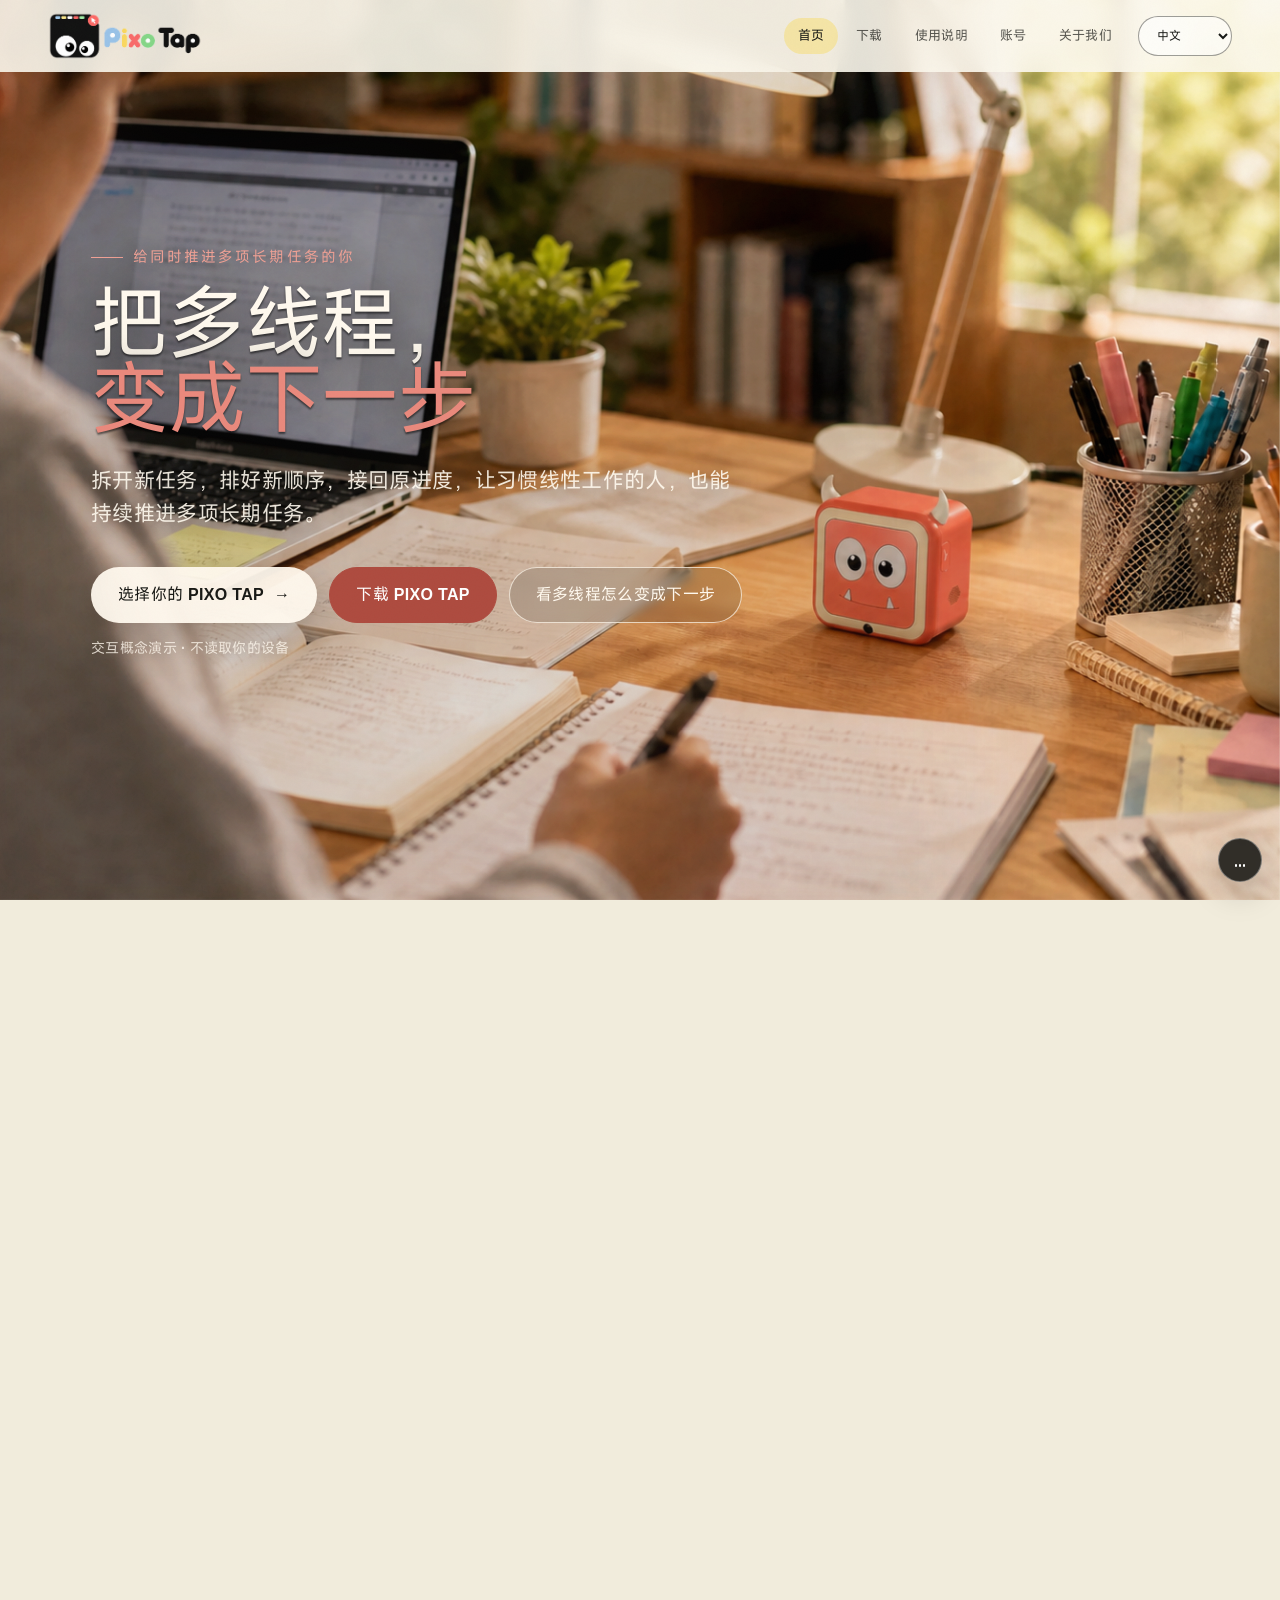
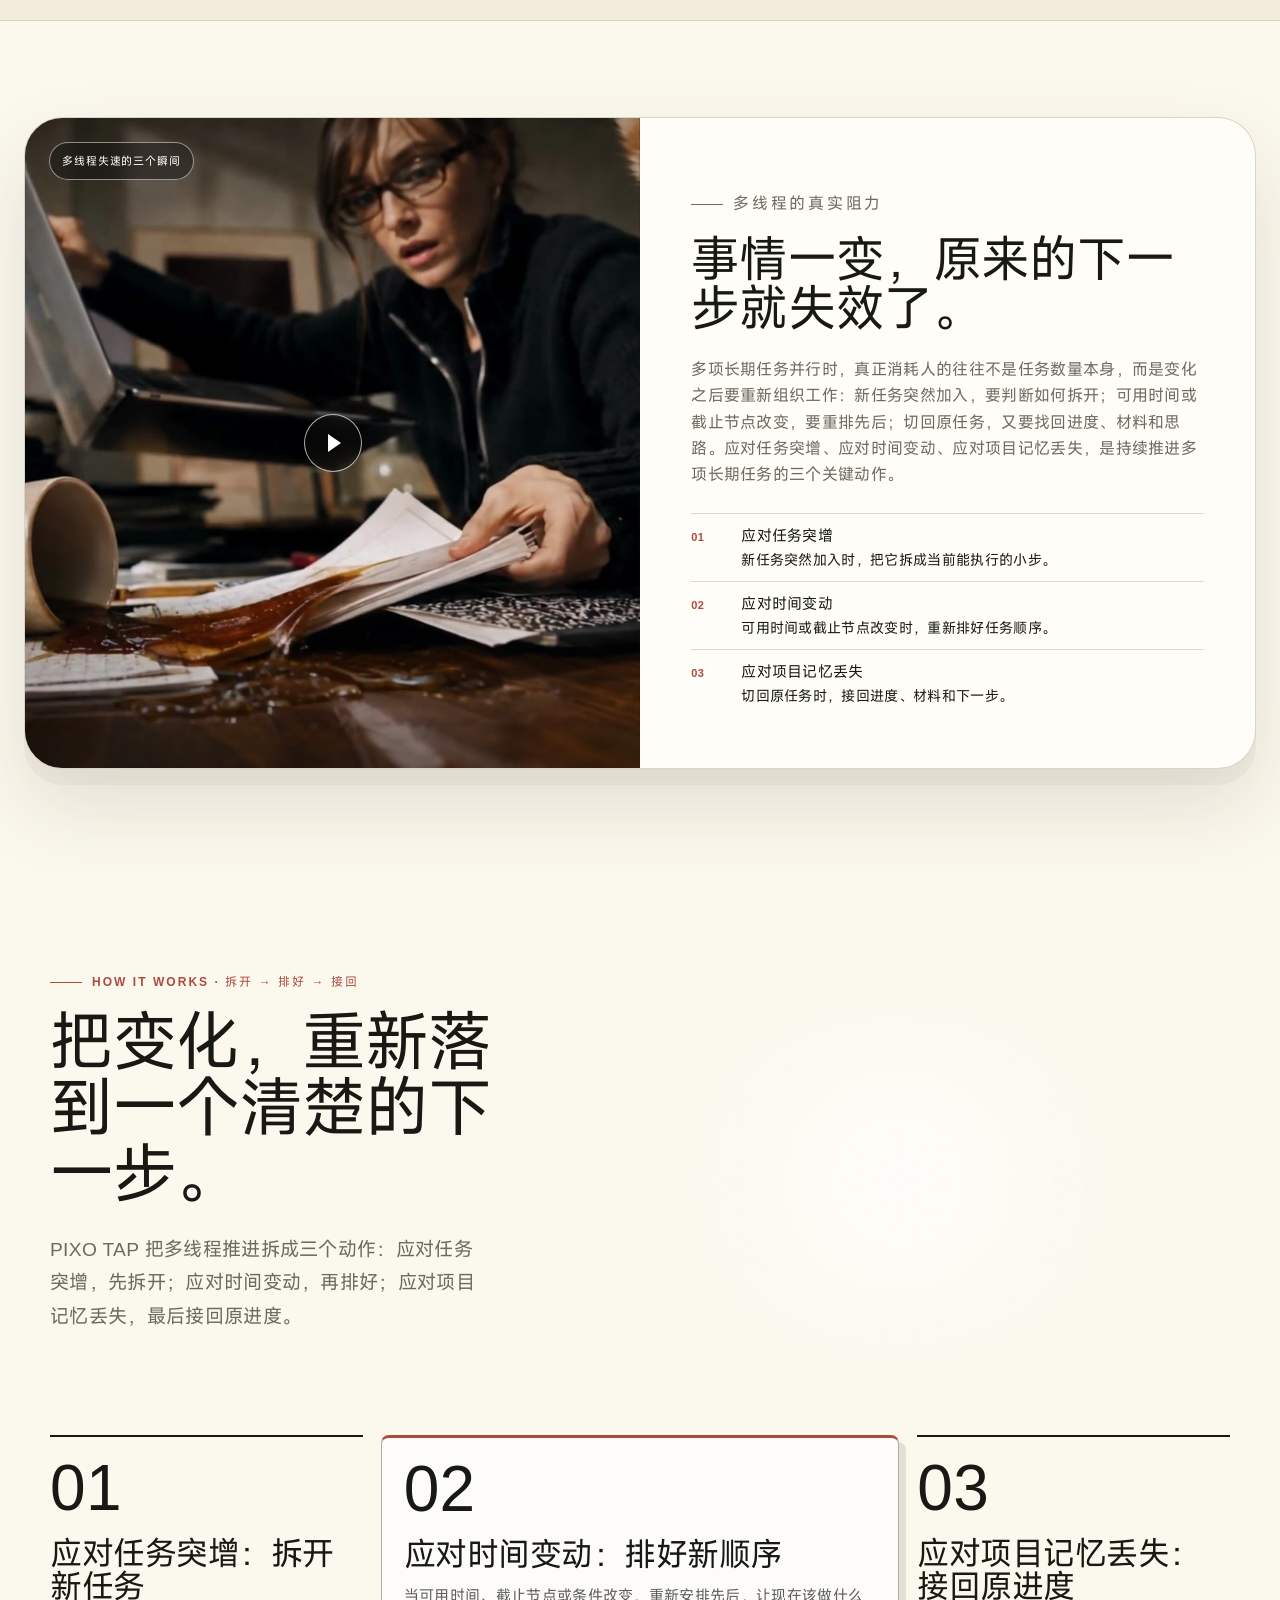
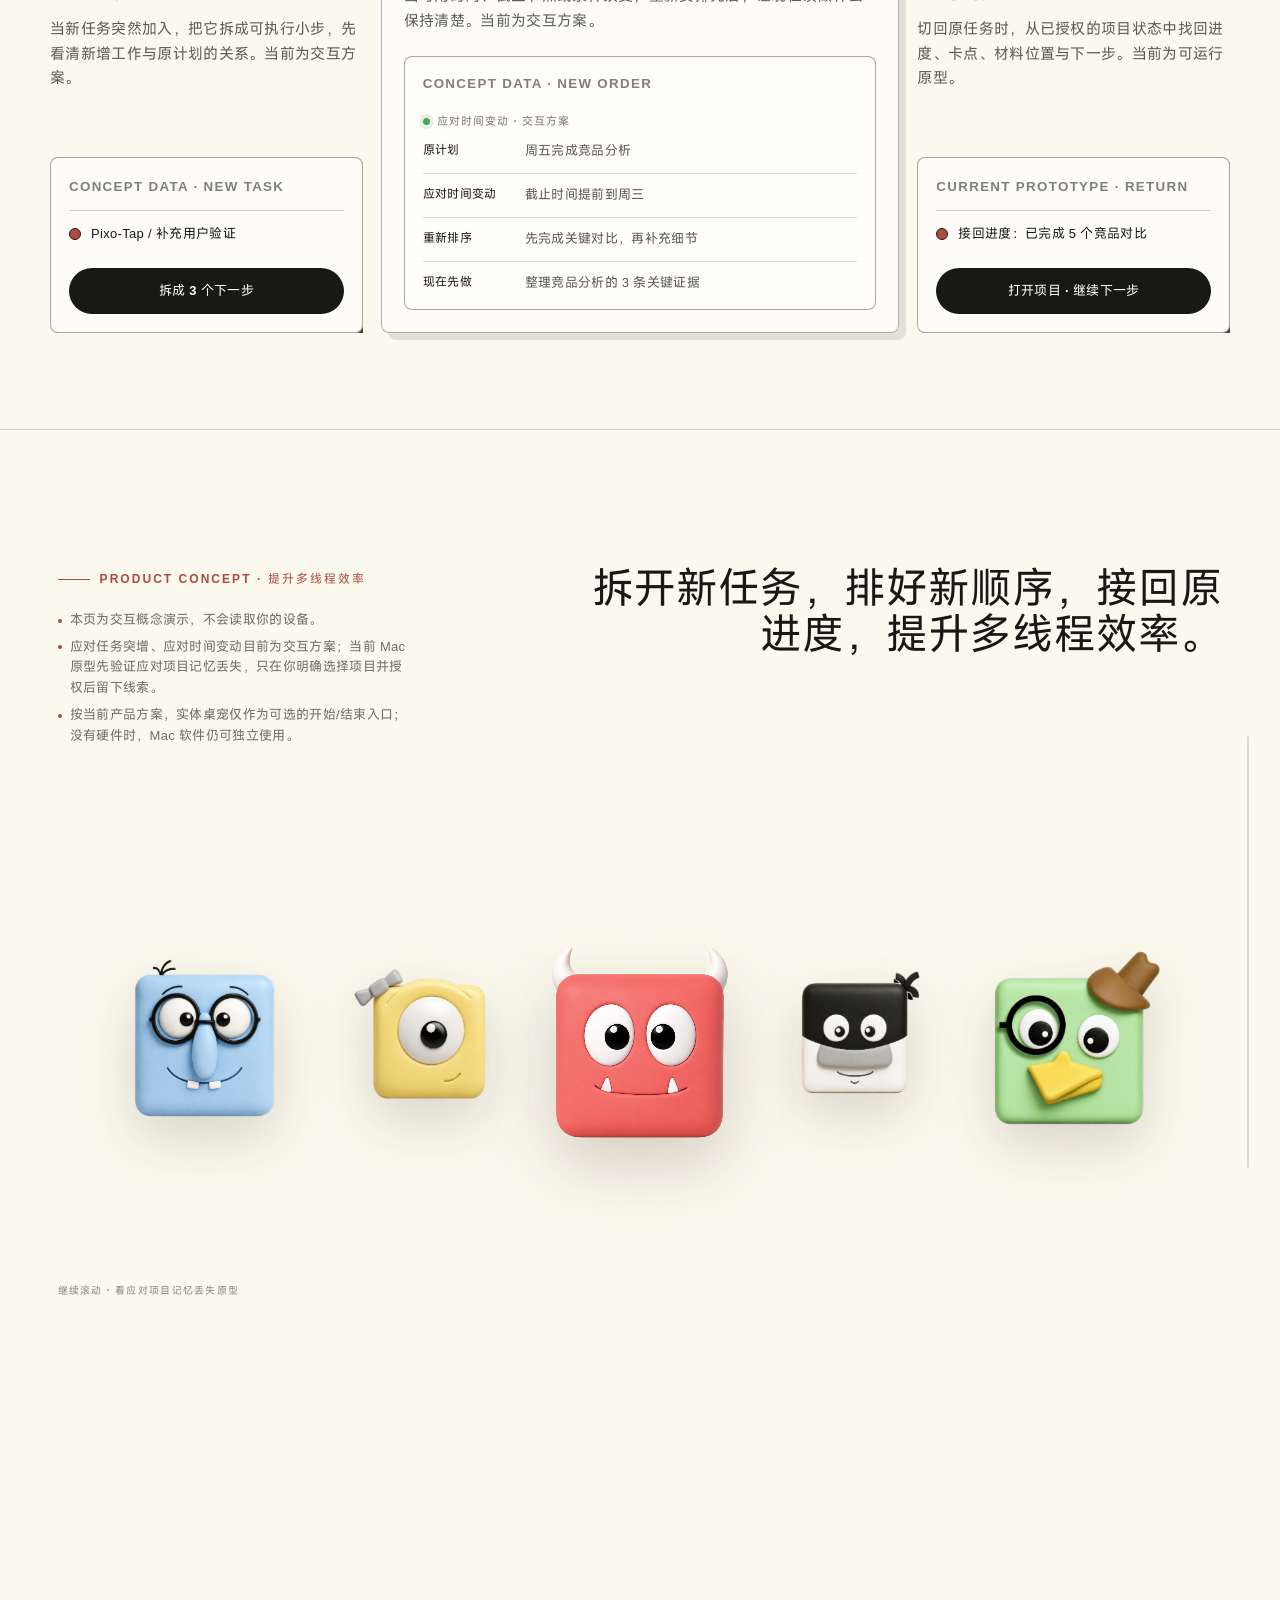
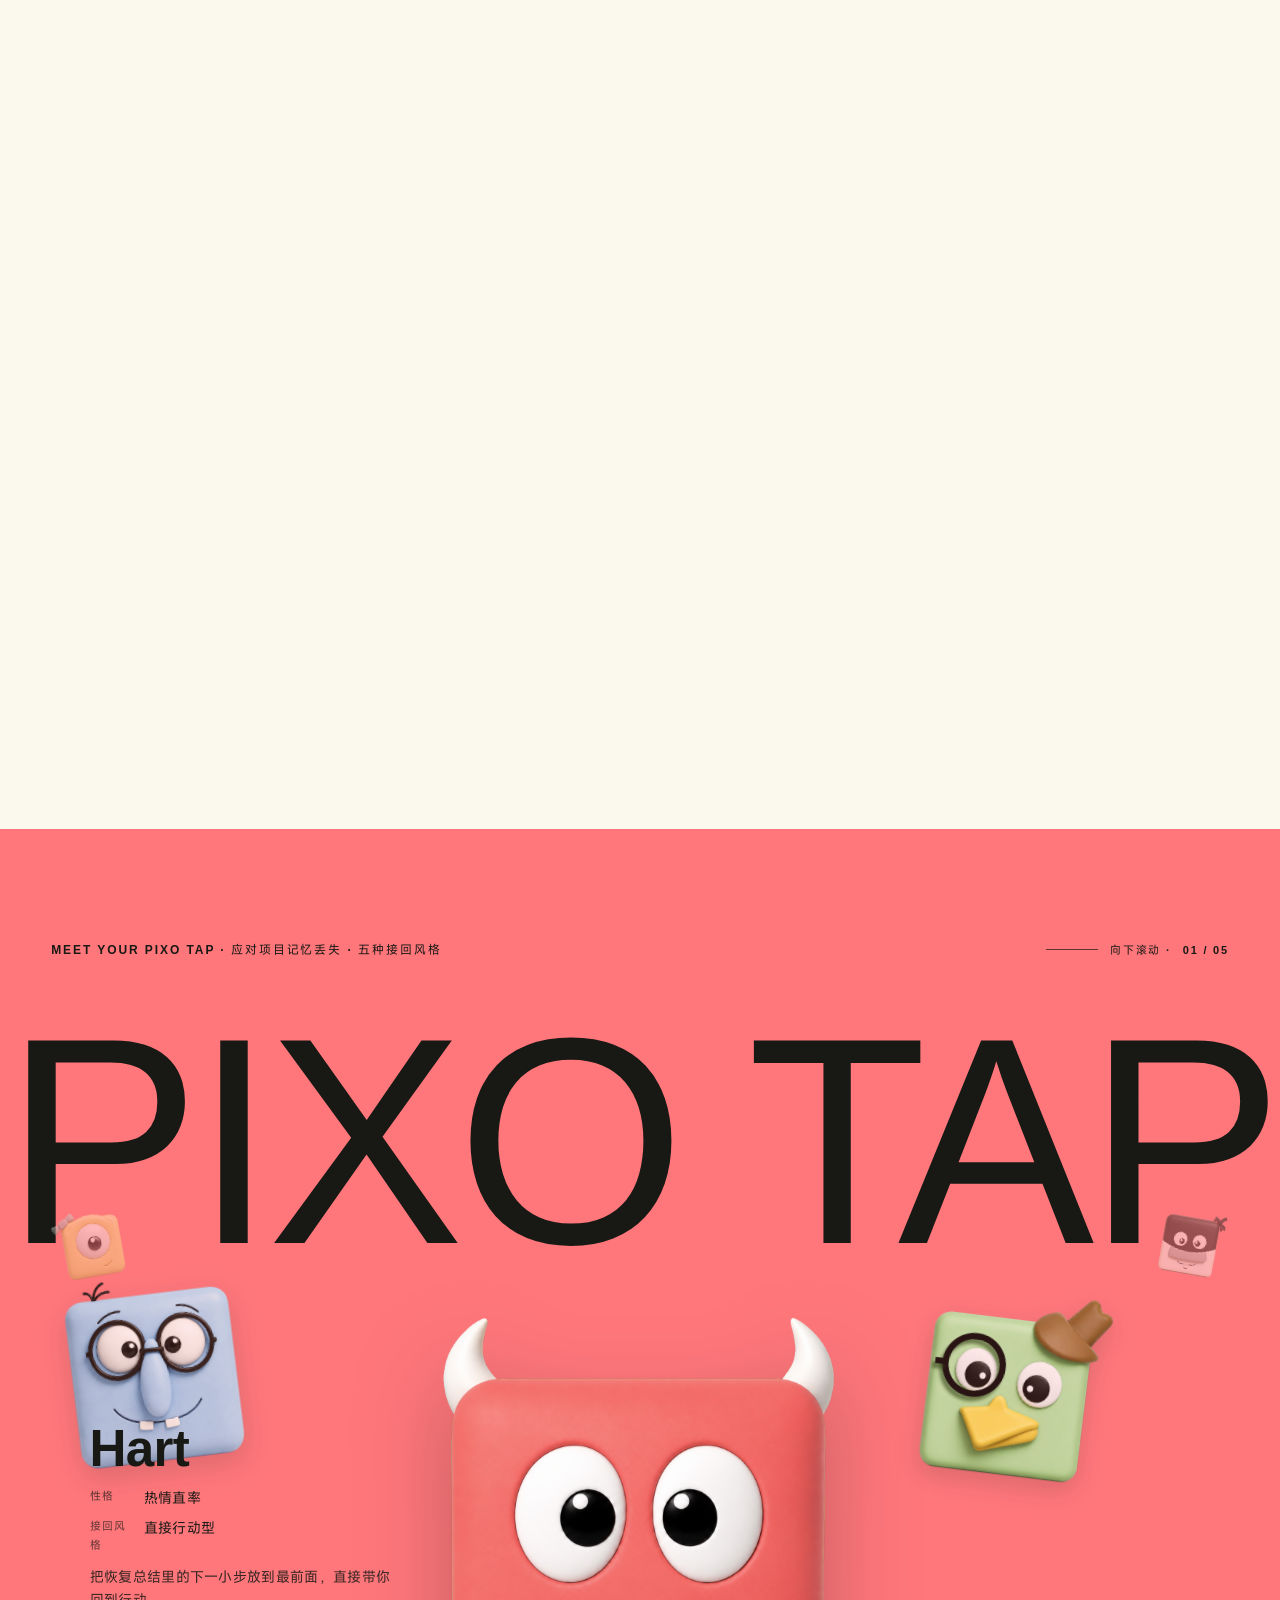
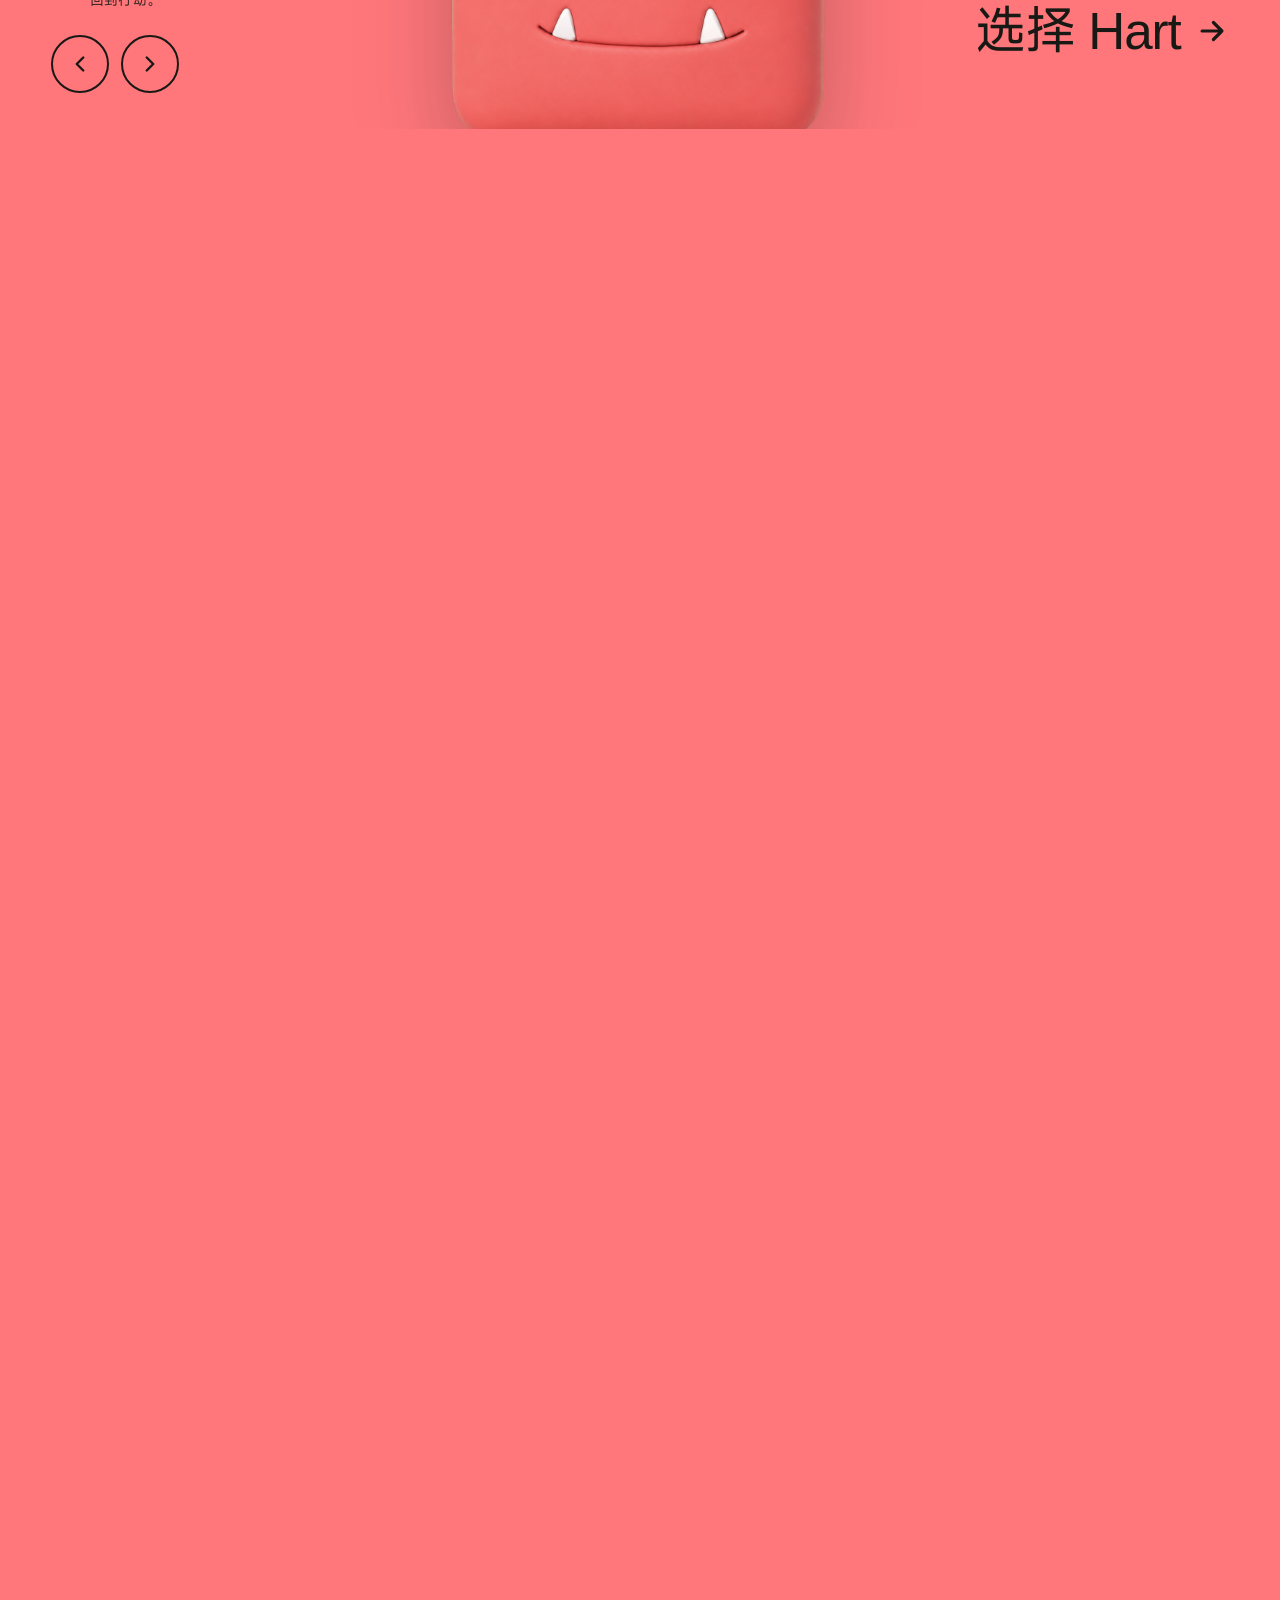
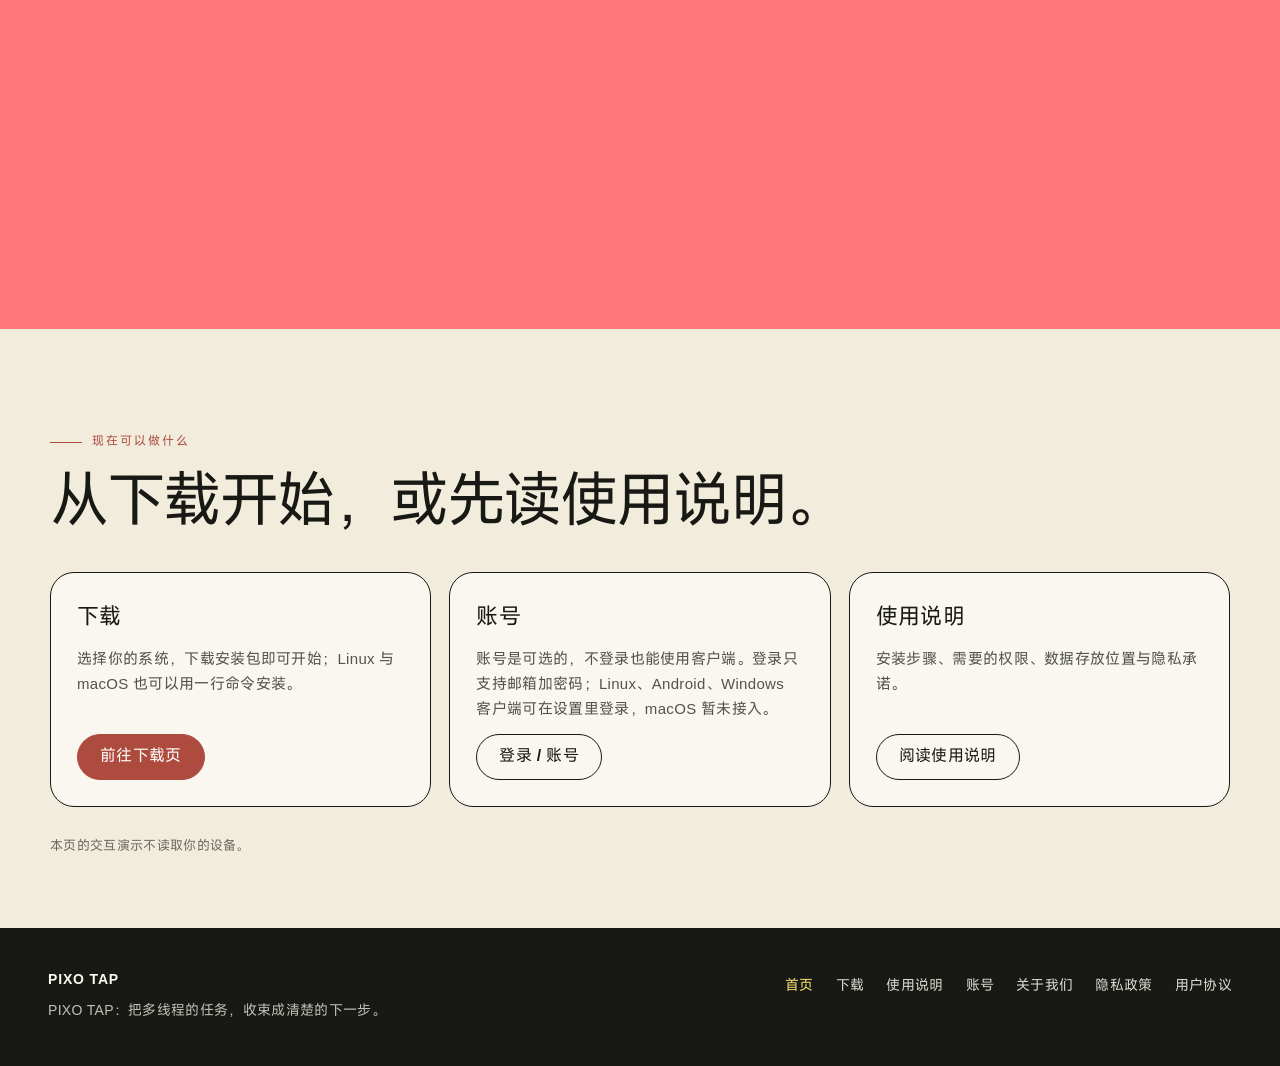
<file: worker/public/index.html>
<!doctype html>
<html lang="zh-CN">
<head>
  <meta charset="UTF-8" />
  <meta name="viewport" content="width=device-width, initial-scale=1" />
  <meta name="description" content="PIXO TAP 是面向多项长期任务的工作流概念：应对任务突增、应对时间变动、应对项目记忆丢失，把变化重新收束成清楚的下一步。" />
  <meta name="font-credit" content="Chinese typeface: MiSans by Xiaomi" />
  <link rel="icon" href="pixo-tap-assets/brand/favicon.png" type="image/png" />
  <link rel="apple-touch-icon" href="pixo-tap-assets/brand/apple-touch-icon.png" />
  <link rel="canonical" href="https://pixotap.plutokeating.beer/" />
  <meta property="og:type" content="website" />
  <meta property="og:site_name" content="PIXO TAP" />
  <meta property="og:locale" content="zh_CN" />
  <meta property="og:locale:alternate" content="en_US" />
  <meta property="og:title" content="PIXO TAP｜把多线程，变成下一步" />
  <meta property="og:description" content="PIXO TAP 是面向多项长期任务的工作流概念：应对任务突增、应对时间变动、应对项目记忆丢失，把变化重新收束成清楚的下一步。" />
  <meta property="og:url" content="https://pixotap.plutokeating.beer/" />
  <meta property="og:image" content="https://pixotap.plutokeating.beer/pixo-tap-assets/brand/og-cover.jpg" />
  <meta name="twitter:card" content="summary_large_image" />
  <meta name="twitter:title" content="PIXO TAP｜把多线程，变成下一步" />
  <meta name="twitter:description" content="PIXO TAP 是面向多项长期任务的工作流概念：应对任务突增、应对时间变动、应对项目记忆丢失，把变化重新收束成清楚的下一步。" />
  <meta name="twitter:image" content="https://pixotap.plutokeating.beer/pixo-tap-assets/brand/og-cover.jpg" />
  <title>PIXO TAP｜把多线程，变成下一步</title>
  <style>
    /* Chinese typeface: MiSans by Xiaomi, embedded under the official MiSans license. */
    @font-face {
      font-family: "MiSans";
      src: url("pixo-tap-assets/fonts/misans-regular.woff2") format("woff2");
      font-style: normal;
      font-weight: 100 900;
      font-display: swap;
      unicode-range: U+2E80-2FFF, U+3000-303F, U+31C0-31EF, U+3400-4DBF, U+4E00-9FFF, U+F900-FAFF, U+FE30-FE4F, U+FF00-FFEF;
    }

    :root {
      --cream: #fbf8ed;
      --cream-2: #f1ecdc;
      --ink: #181915;
      --muted: #6d6a60;
      --brick: #ae4b3f;
      --line: rgba(24, 25, 21, 0.18);
      --surface: rgba(255, 255, 255, 0.58);
      --red: #ff777b;
      --blue: #a9d4f6;
      --yellow: #f6df77;
      --black: #242424;
      --green: #a8eea2;
      --font-body: "MiSans", -apple-system, BlinkMacSystemFont, "Segoe UI", sans-serif;
      --font-display: "MiSans", Impact, "Arial Narrow", sans-serif;
      --radius-sm: 14px;
      --radius-md: 24px;
      --radius-lg: 40px;
      --shadow: 0 28px 80px rgba(54, 48, 35, 0.14);
      --ease: cubic-bezier(0.4, 0, 0.2, 1);
      --dur: 650ms;
    }

    * { box-sizing: border-box; }
    html { scroll-behavior: smooth; }
    body {
      margin: 0;
      color: var(--ink);
      background: var(--cream);
      font-family: var(--font-body);
      line-height: 1.65;
      overflow-x: hidden;
    }
    button, input, select, textarea { font: inherit; }
    a { color: inherit; }
    img { max-width: 100%; }
    ::selection { background: var(--yellow); color: var(--ink); }

    .skip-link {
      position: fixed;
      z-index: 999;
      top: 12px;
      left: 12px;
      padding: 10px 14px;
      background: var(--ink);
      color: white;
      border-radius: 8px;
      transform: translateY(-160%);
      transition: transform 160ms ease;
    }
    .skip-link:focus { transform: translateY(0); }
    .sr-only {
      position: absolute;
      width: 1px;
      height: 1px;
      padding: 0;
      margin: -1px;
      overflow: hidden;
      clip: rect(0, 0, 0, 0);
      white-space: nowrap;
      border: 0;
    }

    .grain {
      position: fixed;
      inset: 0;
      z-index: 100;
      pointer-events: none;
      opacity: 0.22;
      background-image: url("data:image/svg+xml,%3Csvg viewBox='0 0 180 180' xmlns='http://www.w3.org/2000/svg'%3E%3Cfilter id='n'%3E%3CfeTurbulence type='fractalNoise' baseFrequency='.9' numOctaves='4' stitchTiles='stitch'/%3E%3C/filter%3E%3Crect width='100%25' height='100%25' filter='url(%23n)' opacity='.08'/%3E%3C/svg%3E");
      background-size: 200px 200px;
    }

    @media (min-width: 1500px) {
    }


    /* 全局页顶/页脚来自共享的 px-chrome 块（sites/pages/assets/shell.css 为唯一来源）；首页只做两处适配：页顶固定在滚动场景之上、页脚紧贴上一节。 */
    body > .px-header { position: fixed; top: 0; left: 0; right: 0; z-index: 90; }
    body > .px-footer { margin-top: 0; }

    .section-shell {
      width: min(1180px, calc(100% - 36px));
      margin-inline: auto;
    }
    .eyebrow {
      display: inline-flex;
      align-items: center;
      gap: 10px;
      margin: 0 0 18px;
      color: var(--brick);
      font-size: 12px;
      font-weight: 700;
      letter-spacing: .17em;
      text-transform: uppercase;
    }
    .eyebrow::before { content: ""; width: 32px; height: 1px; background: currentColor; }

    .hero {
      position: relative;
      height: 180svh;
      min-height: 0;
      padding: 0;
      isolation: isolate;
      background: var(--cream-2);
    }
    #pain, #how, #product-overview, #solution { scroll-margin-top: 112px; }
    #signup { scroll-margin-top: 0; }
    .hero-scene {
      position: absolute;
      inset: 0;
      z-index: -1;
      overflow: hidden;
    }
    .hero-scene-base, .hero-scene-focus {
      position: absolute;
      inset: 0;
      display: block;
      width: 100%;
      max-width: none;
      height: 100%;
      object-fit: cover;
      object-position: 69.7% 62.7%;
      transform-origin: 69.7% 62.7%;
      will-change: transform, opacity, filter;
    }
    .hero-scene-focus {
      z-index: 1;
      -webkit-mask-image: radial-gradient(ellipse 13% 19% at 69.7% 62.7%, #000 0 52%, rgba(0,0,0,.84) 70%, transparent 100%);
      mask-image: radial-gradient(ellipse 13% 19% at 69.7% 62.7%, #000 0 52%, rgba(0,0,0,.84) 70%, transparent 100%);
      -webkit-mask-repeat: no-repeat;
      mask-repeat: no-repeat;
    }
    .hero-scene-vignette {
      position: absolute;
      inset: 0;
      z-index: 0;
      background:
        linear-gradient(90deg, rgba(10,9,8,.92) 0%, rgba(10,9,8,.86) 38%, rgba(10,9,8,.7) 56%, rgba(10,9,8,.43) 70%, rgba(10,9,8,.16) 80%, transparent 87%),
        linear-gradient(180deg, rgba(13,12,9,.3), rgba(13,12,9,.08) 34%, rgba(13,12,9,.36));
      -webkit-backdrop-filter: blur(42px) saturate(.68) brightness(.76);
      backdrop-filter: blur(42px) saturate(.68) brightness(.76);
      -webkit-mask-image: linear-gradient(90deg, #000 0%, #000 56%, rgba(0,0,0,.96) 66%, rgba(0,0,0,.68) 76%, rgba(0,0,0,.28) 82%, transparent 88%);
      mask-image: linear-gradient(90deg, #000 0%, #000 56%, rgba(0,0,0,.96) 66%, rgba(0,0,0,.68) 76%, rgba(0,0,0,.28) 82%, transparent 88%);
      -webkit-mask-repeat: no-repeat;
      mask-repeat: no-repeat;
      pointer-events: none;
    }
    .hero.has-hero-scene-error .hero-scene { display: none; }
    .hero.has-hero-scene-error .hero-copy {
      opacity: 1 !important;
      transform: none !important;
    }
    .hero-sticky {
      position: sticky;
      top: 0;
      width: 100%;
      height: 100svh;
      overflow: hidden;
      display: grid;
      align-items: center;
    }
    .hero-grid {
      min-height: 100svh;
      display: grid;
      grid-template-columns: minmax(0, 1fr);
      align-items: center;
    }
    .hero h1 {
      margin: 0;
      max-width: none;
      color: #fff9ee;
      font-size: clamp(52px, 6.1vw, 88px);
      line-height: .96;
      letter-spacing: -.055em;
      font-weight: 900;
      text-shadow: 0 4px 48px rgba(8,8,7,.68), 0 2px 2px rgba(8,8,7,.56);
    }
    .hero h1 > span, .hero h1 em, .hero h1 em span { display: block; white-space: nowrap; }
    .hero h1 em { color: #e9897c; font-style: normal; }
    .hero-copy {
      position: relative;
      z-index: 1;
      width: min(740px, 60vw);
      padding: clamp(28px, 3.2vw, 46px);
      border: 0;
      border-radius: 0;
      background: transparent;
      box-shadow: none;
      -webkit-backdrop-filter: none;
      backdrop-filter: none;
    }
    .hero .eyebrow {
      color: #f2a397;
      font-size: clamp(14px, 1.15vw, 16px);
      font-weight: 800;
      letter-spacing: .14em;
      text-shadow: 0 2px 24px rgba(8,8,7,.62);
    }
    .hero-copy > p:not(.eyebrow) {
      max-width: 640px;
      margin: 28px 0 0;
      color: rgba(255,249,238,.9);
      font-size: clamp(19px, 1.65vw, 23px);
      line-height: 1.55;
      font-weight: 700;
      text-shadow: 0 2px 28px rgba(8,8,7,.56);
    }
    .hero-actions { display: flex; flex-wrap: wrap; gap: 12px; margin-top: 36px; }
    .button {
      min-height: 50px;
      display: inline-flex;
      align-items: center;
      justify-content: center;
      gap: 10px;
      padding: 0 22px;
      border: 1.5px solid var(--ink);
      border-radius: 999px;
      color: var(--ink);
      background: transparent;
      font-weight: 700;
      text-decoration: none;
      cursor: pointer;
      transition: transform 160ms ease, background 160ms ease, color 160ms ease;
    }
    .button:hover { transform: translateY(-2px); }
    .button.primary { color: white; background: var(--ink); }
    .button.secondary:hover { color: white; background: var(--brick); border-color: var(--brick); }
    .microcopy { margin-top: 12px; color: var(--muted); font-size: 12px; }
    .hero .button.primary {
      color: var(--ink);
      background: rgba(255,249,238,.94);
      border-color: transparent;
      box-shadow: 0 10px 30px rgba(8,8,7,.18);
    }
    .hero .button {
      min-height: 56px;
      padding-inline: 26px;
      font-size: clamp(16px, 1.25vw, 18px);
      font-weight: 800;
    }
    .hero .button.primary:hover { background: #fffdf8; }
    .hero .button.secondary {
      color: #fff9ee;
      border-color: rgba(255,249,238,.72);
      background: rgba(18,17,13,.14);
      -webkit-backdrop-filter: blur(6px);
      backdrop-filter: blur(6px);
    }
    .hero .button.secondary:hover { color: var(--ink); background: #fff9ee; border-color: #fff9ee; }
    .hero .microcopy {
      margin-top: 14px;
      color: rgba(255,249,238,.78);
      font-size: 14px;
      font-weight: 650;
      text-shadow: 0 2px 20px rgba(8,8,7,.5);
    }

    .pain { padding: 96px 0 108px; overflow: clip; border-top: 1px solid var(--line); }
    .split-heading { display: grid; grid-template-columns: .8fr 1.2fr; gap: 70px; align-items: start; }
    .section-title { margin: 0; font-size: clamp(38px, 5vw, 72px); line-height: 1.03; letter-spacing: -.05em; }
    .lead { margin: 0; color: var(--muted); font-size: clamp(17px, 2vw, 23px); max-width: 720px; }
    .pain-shell { width: min(1500px, calc(100% - 48px)); }
    .pain-split {
      position: relative;
      width: 100%;
      min-height: clamp(560px, 68svh, 680px);
      display: grid;
      grid-template-columns: minmax(0, 1fr) minmax(0, 1fr);
      overflow: hidden;
      border: 1px solid rgba(24,25,21,.18);
      border-radius: clamp(26px, 3vw, 42px);
      background: #fffdf7;
      box-shadow:
        inset 0 1px 0 rgba(255,255,255,.96),
        0 16px 0 rgba(24,25,21,.04),
        0 38px 82px rgba(68,56,38,.13);
    }
    .pain-media-panel {
      position: relative;
      min-width: 0;
      min-height: 100%;
      overflow: hidden;
      background: #171814;
    }
    .pain-media-panel::after {
      content: "";
      position: absolute;
      inset: 0;
      z-index: 2;
      pointer-events: none;
      background: linear-gradient(180deg, rgba(14,14,12,.18), transparent 24%, transparent 72%, rgba(14,14,12,.34));
      box-shadow: inset -1px 0 0 rgba(24,25,21,.16);
    }
    .pain-intro-video {
      display: block;
      width: 100%;
      height: 100%;
      object-fit: cover;
      object-position: center;
      background: #171814;
    }
    .pain-video-tag {
      position: absolute;
      z-index: 3;
      top: 24px;
      left: 24px;
      padding: 9px 12px;
      border: 1px solid rgba(255,255,255,.5);
      border-radius: 999px;
      color: #fff;
      background: rgba(18,18,16,.48);
      -webkit-backdrop-filter: blur(12px);
      backdrop-filter: blur(12px);
      font-size: 11px;
      font-weight: 700;
      letter-spacing: .08em;
    }
    .pain-detail {
      min-width: 0;
      display: flex;
      flex-direction: column;
      justify-content: center;
      padding: clamp(30px, 4vw, 58px);
    }
    .pain-detail .eyebrow { margin-bottom: 18px; }
    .pain-detail .section-title {
      max-width: 650px;
      font-size: clamp(40px, 3.8vw, 62px);
      line-height: 1.02;
      letter-spacing: 0;
    }
    .pain-detail > p {
      max-width: 620px;
      margin: 22px 0 0;
      color: var(--muted);
      font-size: clamp(16px, 1.25vw, 18px);
      line-height: 1.65;
    }
    .pain-frictions {
      margin: auto 0 0;
      padding: 24px 0 0;
      display: grid;
      list-style: none;
    }
    .pain-frictions li {
      display: grid;
      grid-template-columns: 34px minmax(0, 1fr);
      gap: 16px;
      align-items: baseline;
      padding: 11px 0;
      border-top: 1px solid rgba(24,25,21,.16);
    }
    .pain-frictions span {
      color: var(--brick);
      font-size: 11px;
      font-weight: 800;
    }
    .pain-frictions p { margin: 0; font-size: clamp(14px, 1.1vw, 16px); line-height: 1.45; }
    .pain-frictions strong { display: block; margin-bottom: 3px; font-size: 15px; }
    .pain-play-toggle {
      position: absolute;
      z-index: 4;
      left: 50%;
      top: 50%;
      width: 58px;
      height: 58px;
      display: grid;
      place-items: center;
      border: 1px solid rgba(255,255,255,.68);
      border-radius: 50%;
      color: #fff;
      background: rgba(18,18,16,.42);
      -webkit-backdrop-filter: blur(10px);
      backdrop-filter: blur(10px);
      cursor: pointer;
      transform: translate(-50%, -50%);
      transition: background 180ms ease, transform 180ms ease, opacity 180ms ease;
    }
    .pain-play-toggle:hover { background: rgba(18,18,16,.68); transform: translate(-50%, -50%) scale(1.06); }
    .pain-play-toggle::before { content: ""; width: 0; height: 0; margin-left: 4px; border-top: 9px solid transparent; border-bottom: 9px solid transparent; border-left: 13px solid currentColor; }
    .pain-play-toggle.is-playing::before { width: 13px; height: 18px; margin-left: 0; border: 0; border-left: 4px solid currentColor; border-right: 4px solid currentColor; }
    .pain-play-toggle.is-playing { opacity: .36; }
    .pain-media-panel:hover .pain-play-toggle.is-playing,
    .pain-play-toggle:focus-visible { opacity: 1; }
    body.lang-en .hero h1 > span,
    body.lang-en .hero h1 em,
    body.lang-en .hero h1 em span { white-space: normal; }
    body.lang-en .hero h1 { max-width: 650px; font-size: clamp(46px, 5vw, 72px); line-height: .98; letter-spacing: -.045em; }
    @media (min-width: 921px) {
      body.lang-en .hero-copy {
        width: min(800px, 64vw);
        padding: 24px 0;
      }
      body.lang-en .hero h1 {
        max-width: 760px;
        font-size: clamp(42px, 4.5vw, 66px);
      }
      body.lang-en .hero-copy > p:not(.eyebrow) {
        max-width: 700px;
        margin-top: 24px;
        font-size: clamp(18px, 1.45vw, 21px);
        line-height: 1.5;
      }
      body.lang-en .hero-actions { margin-top: 28px; }
    }
    body.lang-en .pain-detail .section-title { font-size: clamp(42px, 3.8vw, 64px); line-height: 1.02; letter-spacing: 0; }
    body.lang-en .section-title { letter-spacing: -.035em; }
    body.lang-en .step-body h3 { letter-spacing: -.025em; }
    body.lang-en .capability-intro h2 { font-size: clamp(78px, 9vw, 140px); letter-spacing: -.055em; }
    body.lang-en .capability-possibilities .capability-intro h2 { font-size: clamp(62px, 7vw, 104px); }
    body.lang-en .signup h2 { font-size: clamp(48px, 6vw, 80px); letter-spacing: -.045em; }
    body:not(.lang-en) { letter-spacing: .02em; }
    body:not(.lang-en) .hero h1,
    body:not(.lang-en) .section-title,
    body:not(.lang-en) .pain-detail .section-title,
    body:not(.lang-en) .solution-copy h2,
    body:not(.lang-en) .step-body h3,
    body:not(.lang-en) .capability-card h3,
    body:not(.lang-en) .signup h2 { letter-spacing: -.015em; }
    body:not(.lang-en) .capability-intro h2 { letter-spacing: -.008em; }
    .solution {
      position: relative;
      min-height: 100svh;
      overflow: clip;
      color: white;
      background: var(--red);
      transition: background-color var(--dur) var(--ease), color var(--dur) var(--ease);
      isolation: isolate;
    }
    .solution-stage { position: relative; height: 100svh; min-height: 680px; overflow: hidden; }
    .solution-label { position: absolute; top: 112px; left: clamp(18px, 4vw, 60px); z-index: 30; max-width: min(560px, calc(100% - 36px)); font-size: 12px; font-weight: 700; letter-spacing: .16em; }
    .solution-progress {
      position: absolute;
      top: 112px;
      right: clamp(18px, 4vw, 60px);
      z-index: 30;
      display: flex;
      align-items: center;
      gap: 12px;
      font-size: 11px;
      font-weight: 700;
      letter-spacing: .16em;
    }
    .solution-progress::before { content: ""; width: 52px; height: 1px; background: currentColor; opacity: .7; }
    .ghost-text {
      position: absolute;
      inset-inline: 0;
      top: 20%;
      z-index: 1;
      display: flex;
      justify-content: center;
      color: currentColor;
      font-family: var(--font-display);
      font-size: clamp(100px, 23vw, 350px);
      line-height: .9;
      letter-spacing: -.025em;
      white-space: nowrap;
      pointer-events: none;
      user-select: none;
    }
    .carousel { position: absolute; inset: 0; z-index: 3; }
    .carousel-item {
      --pet-size: 1;
      position: absolute;
      left: 50%;
      bottom: -1%;
      width: clamp(220px, 33vw, 520px);
      aspect-ratio: 1;
      object-fit: contain;
      filter: drop-shadow(0 34px 42px rgba(20,20,20,.25));
      transform: translate3d(-50%, 0, 0) scale(.3);
      transition:
        transform var(--dur) var(--ease),
        filter var(--dur) var(--ease),
        opacity var(--dur) var(--ease);
      will-change: transform, filter, opacity;
      scale: var(--pet-size);
    }
    .carousel-item:nth-child(2) { --pet-size: 1.224; }
    .carousel-item:nth-child(5) { --pet-size: 1.108; }
    .carousel-item.center { z-index: 20; opacity: 1; filter: drop-shadow(0 34px 42px rgba(20,20,20,.25)); transform: translate3d(-50%, 0, 0) scale(1.08); }
    .carousel-item.left { z-index: 10; opacity: .84; filter: blur(1px) drop-shadow(0 18px 24px rgba(20,20,20,.18)); transform: translate3d(calc(-50% - 28vw), -14vh, 0) scale(.47) rotate(-7deg); }
    .carousel-item.right { z-index: 10; opacity: .84; filter: blur(1px) drop-shadow(0 18px 24px rgba(20,20,20,.18)); transform: translate3d(calc(-50% + 28vw), -14vh, 0) scale(.47) rotate(7deg); }
    .carousel-item.far-left { z-index: 5; opacity: .48; filter: blur(3px); transform: translate3d(calc(-50% - 43vw), -31vh, 0) scale(.25) rotate(-10deg); }
    .carousel-item.far-right { z-index: 5; opacity: .48; filter: blur(3px); transform: translate3d(calc(-50% + 43vw), -31vh, 0) scale(.25) rotate(10deg); }
    .solution-copy {
      --solution-copy-width: min(320px, 24vw);
      position: absolute;
      z-index: 30;
      left: clamp(56px, 7vw, 112px);
      bottom: clamp(96px, 13vh, 132px);
      width: var(--solution-copy-width);
    }
    .solution-copy h2 { margin: 0 0 14px; font-family: var(--font-display); font-size: clamp(36px, 4vw, 58px); line-height: .95; letter-spacing: -.02em; }
    .pet-profile { display: grid; gap: 7px; margin: 0 0 12px; }
    .pet-profile div { display: grid; grid-template-columns: 46px 1fr; gap: 8px; }
    body.lang-en .pet-profile div { grid-template-columns: 82px minmax(0, 1fr); }
    .pet-profile dt { font-size: 11px; font-weight: 700; letter-spacing: .12em; opacity: .68; }
    .pet-profile dd { margin: 0; font-size: 14px; font-weight: 700; }
    .solution-copy > p { margin: 0; max-width: 340px; font-size: 14px; line-height: 1.65; opacity: .86; }
    .carousel-nav {
      position: absolute;
      left: clamp(18px, 4vw, 60px);
      bottom: clamp(20px, 4vh, 48px);
      z-index: 32;
      display: flex;
      gap: 12px;
      margin: 0;
    }
    .round-btn {
      width: 58px;
      height: 58px;
      display: grid;
      place-items: center;
      border: 2px solid currentColor;
      border-radius: 50%;
      color: inherit;
      background: transparent;
      cursor: pointer;
      transition: transform 150ms ease, background 150ms ease;
    }
    .round-btn:hover { transform: scale(1.08); background: rgba(255,255,255,.14); }
    .round-btn svg { width: 26px; height: 26px; }
    .discover {
      position: absolute;
      right: clamp(18px, 4vw, 62px);
      bottom: clamp(24px, 8vh, 90px);
      z-index: 30;
      display: inline-flex;
      align-items: center;
      gap: 14px;
      font-family: var(--font-display);
      font-size: clamp(26px, 4vw, 58px);
      line-height: 1;
      letter-spacing: -.02em;
      text-decoration: none;
      border: 0;
      padding: 0;
      color: inherit;
      background: transparent;
      cursor: pointer;
    }
    .discover svg { width: 34px; height: 34px; }
    .discover:hover svg { transform: translateX(6px); }
    .discover svg { transition: transform 180ms ease; }

    .music-toggle {
      position: fixed;
      right: 18px;
      bottom: 18px;
      z-index: 100;
      display: grid;
      place-items: center;
      align-items: center;
      width: 44px;
      height: 44px;
      padding: 0;
      border: 1px solid rgba(255,255,255,.34);
      border-radius: 999px;
      color: white;
      background: rgba(24,25,21,.88);
      box-shadow: 0 12px 32px rgba(0,0,0,.18);
      backdrop-filter: blur(12px);
      cursor: pointer;
      font: 700 12px/1 var(--font-body);
      transition: opacity 180ms ease, transform 180ms ease;
    }
    .music-bars { display: flex; align-items: end; gap: 2px; height: 14px; }
    .music-bars i { width: 2px; height: 6px; border-radius: 2px; background: currentColor; animation: soundBars .7s ease-in-out infinite alternate; }
    .music-bars i:nth-child(2) { height: 12px; animation-delay: -.35s; }
    .music-bars i:nth-child(3) { height: 9px; animation-delay: -.18s; }
    .music-toggle[aria-pressed="false"] .music-bars i { animation-play-state: paused; height: 3px; }
    .music-toggle #musicLabel { display: none; }
    .music-toggle.is-solution-overlap,
    .music-toggle.is-signup-overlap { opacity: 0; transform: translateY(12px); pointer-events: none; }
    @keyframes soundBars { to { height: 14px; } }

    .solution.fallback-scroll { min-height: 300svh; }
    .solution.fallback-scroll .solution-stage { position: sticky; top: 0; }

    .how { padding: 88px 0 72px; background: var(--cream); }
    .how-heading {
      grid-template-columns: minmax(340px, .8fr) minmax(480px, 1.2fr);
      gap: clamp(42px, 6vw, 96px);
      align-items: start;
    }
    .how-lead { max-width: 560px; margin: 24px 0 0; color: var(--muted); font-size: clamp(16px, 1.5vw, 20px); line-height: 1.75; }
    .how-grid {
      margin-top: 44px;
      display: grid;
      grid-template-columns: minmax(0, .82fr) minmax(0, 1.36fr) minmax(0, .82fr);
      gap: 18px;
      padding-bottom: 24px;
    }
    .step-card {
      position: relative;
      top: auto;
      min-height: 0;
      display: grid;
      grid-template-columns: 1fr;
      grid-template-rows: auto auto 1fr;
      gap: 22px;
      align-items: start;
      padding: 24px 0 0;
      overflow: hidden;
      border-top: 2px solid var(--ink);
      border-radius: 0;
      background: transparent;
      box-shadow: none;
    }
    .step-card.is-key { padding: 24px 22px 22px; border: 1px solid rgba(24,25,21,.35); border-top: 3px solid var(--brick); border-radius: 8px; background: rgba(255,255,255,.62); box-shadow: 7px 7px 0 rgba(24,25,21,.1); }
    .step-card .num { align-self: start; font-family: var(--font-display); font-size: 64px; line-height: .85; }
    .step-body h3 { margin: 0 0 12px; font-size: clamp(26px, 2.5vw, 36px); line-height: 1.05; letter-spacing: -.04em; }
    .step-body p { margin: 0; color: rgba(24,25,21,.7); font-size: 15px; line-height: 1.65; }
    .step-demo { align-self: end; padding: 18px; border: 1px solid rgba(24,25,21,.38); border-radius: 8px; background: rgba(255,255,255,.6); box-shadow: 5px 5px 0 rgba(24,25,21,.82); }
    .step-card.is-key .step-demo { padding: 16px 18px; background: #fffdf7; box-shadow: none; }
    .step-demo small { display: block; margin-bottom: 12px; font-weight: 700; letter-spacing: .1em; opacity: .55; }
    .demo-row { display: flex; gap: 10px; align-items: center; padding: 12px 0; border-top: 1px solid rgba(24,25,21,.2); font-size: 13px; }
    .demo-dot { flex: 0 0 12px; width: 12px; height: 12px; border: 1px solid currentColor; border-radius: 50%; background: var(--brick); }
    .demo-action { margin-top: 12px; padding: 12px 14px; border-radius: 999px; color: white; background: var(--ink); text-align: center; font-size: 13px; font-weight: 700; }
    .recovery-card { display: grid; gap: 0; }
    .recovery-row { display: grid; grid-template-columns: 88px minmax(0, 1fr); gap: 14px; padding: 12px 0; border-top: 1px solid rgba(24,25,21,.18); }
    .recovery-row:first-child { border-top: 0; padding-top: 0; }
    .recovery-row:last-child { padding-bottom: 0; }
    .recovery-row strong { font-size: 12px; line-height: 1.35; }
    .recovery-row span { color: rgba(24,25,21,.72); font-size: 13px; line-height: 1.45; }
    .demo-status { display: inline-flex; align-items: center; gap: 7px; margin-bottom: 12px; color: rgba(24,25,21,.58); font-size: 11px; font-weight: 800; letter-spacing: .1em; }
    .demo-status::before { content: ""; width: 7px; height: 7px; border-radius: 50%; background: #47a65b; box-shadow: 0 0 0 4px rgba(71,166,91,.12); }
    .motion-bridge {
      position: relative;
      min-height: clamp(300px, 34vw, 420px);
      margin-top: 6px;
      display: grid;
      place-items: center;
      overflow: hidden;
      background: var(--cream);
      isolation: isolate;
    }
    .motion-bridge::before {
      content: "";
      position: absolute;
      inset: 10% 5%;
      z-index: -1;
      border-radius: 50%;
      background: radial-gradient(circle, rgba(255,255,255,.75), transparent 70%);
      filter: blur(40px);
    }
    .motion-bridge video {
      display: block;
      width: min(900px, 90%);
      max-height: 400px;
      object-fit: contain;
      background: transparent;
      filter: saturate(.98) contrast(1.015);
      -webkit-mask-image: radial-gradient(ellipse 84% 80% at center, #000 58%, rgba(0,0,0,.9) 72%, transparent 100%);
      mask-image: radial-gradient(ellipse 84% 80% at center, #000 58%, rgba(0,0,0,.9) 72%, transparent 100%);
    }

    .product-overview {
      --product-nav-clearance: clamp(120px, 11vh, 144px);
      --model-path-scale: 1;
      --handoff-target-x-vw: -26.4;
      --handoff-target-y-vh: -26;
      --handoff-target-scale: .48;
      position: relative;
      height: 400svh;
      overflow: clip;
      border-top: 1px solid rgba(24,25,21,.16);
      background: var(--cream);
    }
    .product-overview-sticky {
      position: sticky;
      top: 0;
      height: 100svh;
      overflow: hidden;
      isolation: isolate;
      background: var(--cream);
    }
    .product-overview-sticky::before {
      content: "";
      position: absolute;
      inset: 0;
      z-index: -1;
      opacity: .32;
      background-image: linear-gradient(rgba(24,25,21,.035) 1px, transparent 1px), linear-gradient(90deg, rgba(24,25,21,.035) 1px, transparent 1px);
      background-size: 88px 88px;
      -webkit-mask-image: radial-gradient(circle at center, #000, transparent 74%);
      mask-image: radial-gradient(circle at center, #000, transparent 74%);
    }
    .product-handoff-scene {
      position: absolute;
      inset: var(--product-nav-clearance) 0 0;
      z-index: 1;
      display: block;
      width: 100%;
      height: calc(100% - var(--product-nav-clearance));
      object-fit: cover;
      object-position: center;
      opacity: 0;
      filter: blur(18px);
      transform: translate3d(0, 0, 0) scale(1.035);
      transform-origin: center;
      pointer-events: none;
      will-change: transform, opacity, filter;
    }
    .product-overview-heading {
      position: absolute;
      top: calc(var(--product-nav-clearance) + 16px);
      left: clamp(24px, 4.5vw, 76px);
      right: clamp(24px, 4.5vw, 76px);
      z-index: 4;
      display: flex;
      align-items: flex-start;
      justify-content: space-between;
      gap: 40px;
      pointer-events: none;
    }
    .product-overview-heading .eyebrow { margin: 4px 0 0; }
    .product-heading-copy { min-width: 0; display: grid; justify-items: end; gap: 16px; }
    .product-overview-heading h2 {
      max-width: min(680px, 50vw);
      margin: 0;
      font-size: clamp(32px, 3.25vw, 48px);
      line-height: 1.1;
      letter-spacing: 0;
      text-align: right;
    }
    .product-boundary {
      position: absolute;
      top: 44px;
      left: 0;
      max-width: min(30vw, 350px);
      margin: 0;
      padding: 0;
      display: grid;
      gap: 6px;
      list-style: none;
      color: rgba(24,25,21,.62);
      font-size: 13px;
      line-height: 1.6;
      text-align: left;
    }
    .product-boundary li { position: relative; padding-left: 12px; }
    .product-boundary li::before {
      content: "";
      position: absolute;
      top: .68em;
      left: 0;
      width: 4px;
      height: 4px;
      border-radius: 50%;
      background: var(--brick);
    }
    body.lang-en .product-overview-heading h2 { max-width: min(720px, 52vw); font-size: clamp(30px, 3vw, 46px); letter-spacing: 0; }
    .product-visual-stage {
      position: absolute;
      inset: calc(var(--product-nav-clearance) + 24vh) 0 6vh;
      z-index: 2;
      display: grid;
      place-items: center;
      pointer-events: none;
      perspective: 1200px;
    }
    .product-pet-lineup {
      grid-area: 1 / 1;
      z-index: 2;
      display: flex;
      align-items: center;
      justify-content: center;
      width: min(94vw, 1660px);
      gap: clamp(4px, 1vw, 20px);
    }
    .product-pet {
      display: block;
      width: clamp(72px, 16vw, 300px);
      height: auto;
      flex: 0 0 auto;
      object-fit: contain;
      opacity: 1;
      filter: blur(0) drop-shadow(0 22px 28px rgba(62,55,40,.18));
      transform: translate3d(0, 0, 0) scale(1);
      transform-origin: 50% 54%;
      will-change: transform, opacity, filter;
    }
    .product-hart-2d { position: relative; z-index: 3; }
    .product-webgl-stage {
      --model-x: 0vw;
      --model-y: -1.2vh;
      --model-scale: .98;
      grid-area: 1 / 1;
      position: relative;
      z-index: 4;
      display: grid;
      place-items: center;
      width: min(50vw, 61vh, 760px);
      aspect-ratio: 1;
      opacity: 0;
      transform: translate3d(var(--model-x), var(--model-y), 0) scale(var(--model-scale));
      transform-origin: 50% 56%;
      will-change: transform, opacity;
    }
    .product-webgl-stage::after {
      content: "";
      position: absolute;
      left: 50%;
      bottom: 5%;
      z-index: -1;
      width: 56%;
      height: 9%;
      border-radius: 50%;
      background: rgba(78,41,35,.22);
      filter: blur(26px);
      transform: translateX(-50%) scaleX(1.12);
      opacity: .68;
    }
    .product-webgl-canvas,
    .product-model-fallback {
      grid-area: 1 / 1;
      display: block;
      width: 100%;
      height: 100%;
      object-fit: contain;
      filter: drop-shadow(0 34px 36px rgba(79,47,39,.18));
    }
    .product-webgl-canvas { position: relative; z-index: 2; opacity: 0; }
    .product-model-fallback { position: relative; z-index: 1; opacity: 1; }
    .product-webgl-stage.has-model .product-webgl-canvas { opacity: 1; }
    .product-webgl-stage.has-model .product-model-fallback { opacity: 0; }
    .product-webgl-stage.has-model-error .product-model-fallback { opacity: 1; }
    .product-feature {
      position: absolute;
      top: 54%;
      z-index: 5;
      width: min(30vw, 430px);
      opacity: 0;
      visibility: hidden;
      transform: translate3d(0, 28px, 0);
      will-change: transform, opacity;
    }
    .product-feature[data-side="left"] { left: clamp(28px, 5vw, 84px); }
    .product-feature[data-side="right"] { right: clamp(28px, 5vw, 84px); }
    .product-feature-kicker {
      display: inline-flex;
      align-items: center;
      gap: 10px;
      margin: 0 0 18px;
      color: var(--brick);
      font-size: 11px;
      font-weight: 800;
      letter-spacing: .14em;
    }
    .product-feature-kicker::before { content: ""; width: 38px; height: 1px; background: currentColor; }
    .product-feature h3 {
      margin: 0;
      font-size: clamp(36px, 4vw, 64px);
      line-height: .98;
      letter-spacing: -.055em;
    }
    body.lang-en .product-feature h3 { font-size: clamp(34px, 3.6vw, 56px); letter-spacing: -.045em; }
    .product-feature p:last-child {
      max-width: 390px;
      margin: 22px 0 0;
      color: rgba(24,25,21,.66);
      font-size: clamp(15px, 1.35vw, 19px);
      line-height: 1.65;
    }
    .product-progress {
      position: absolute;
      right: clamp(20px, 2.4vw, 42px);
      top: 34%;
      bottom: 18%;
      z-index: 6;
      width: 2px;
      overflow: hidden;
      border-radius: 999px;
      background: rgba(24,25,21,.13);
    }
    .product-progress span {
      display: block;
      width: 100%;
      height: 100%;
      background: var(--brick);
      transform: scaleY(0);
      transform-origin: 50% 0;
      will-change: transform;
    }
    .product-scroll-hint {
      position: absolute;
      left: clamp(28px, 4.5vw, 76px);
      bottom: 30px;
      z-index: 5;
      margin: 0;
      color: rgba(24,25,21,.5);
      font-size: 10px;
      font-weight: 700;
      letter-spacing: .13em;
      text-transform: uppercase;
    }

    .capability-panel {
      min-height: 100svh;
      overflow: clip;
      border-top: 1px solid rgba(24,25,21,.18);
    }
    .capability-hardware { background: #ffd8d4; }
    .capability-software { background: #dcedfa; }
    .capability-possibilities { background: #dff2d5; }
    .capability-panel-grid {
      min-height: 100svh;
      display: grid;
      grid-template-columns: minmax(0, .82fr) minmax(420px, 1.18fr);
      align-items: center;
      gap: clamp(46px, 8vw, 120px);
      padding-block: clamp(88px, 9vw, 136px);
    }
    .capability-intro { min-width: 0; }
    .capability-top { display: flex; align-items: center; justify-content: space-between; gap: 20px; }
    .capability-index { font-size: 12px; font-weight: 700; letter-spacing: .14em; color: var(--brick); }
    .capability-state {
      padding: 6px 10px;
      border: 1px solid currentColor;
      border-radius: 999px;
      font-size: 10px;
      font-weight: 700;
      letter-spacing: .1em;
    }
    .capability-intro h2 {
      margin: clamp(42px, 7vh, 72px) 0 26px;
      font-size: clamp(86px, 11vw, 172px);
      line-height: .82;
      letter-spacing: -.075em;
    }
    .capability-possibilities .capability-intro h2 { font-size: clamp(68px, 8vw, 126px); line-height: .88; }
    .capability-possibilities .capability-intro h2 span { display: block; }
    .capability-intro > p {
      max-width: 530px;
      margin: 0;
      color: rgba(24,25,21,.68);
      font-size: clamp(16px, 1.5vw, 20px);
      line-height: 1.75;
    }
    .capability-stage {
      min-height: clamp(350px, 52vh, 500px);
      display: flex;
      flex-direction: column;
      padding: clamp(30px, 4vw, 54px);
      border: 1.5px solid var(--ink);
      border-radius: 42px;
      background: rgba(255,255,255,.48);
      box-shadow: 12px 12px 0 rgba(24,25,21,.09);
    }
    .capability-stage-label {
      margin: 0;
      font-size: 12px;
      font-weight: 700;
      letter-spacing: .14em;
      text-transform: uppercase;
    }
    .capability-stage-lead {
      max-width: 580px;
      margin: 24px 0 0;
      font-size: clamp(22px, 2.5vw, 38px);
      font-weight: 700;
      line-height: 1.22;
      letter-spacing: -.035em;
    }
    .capability-points {
      margin: auto 0 0;
      padding: 28px 0 0;
      display: grid;
      gap: 0;
      list-style: none;
      border-top: 1px solid rgba(24,25,21,.25);
    }
    .capability-points li {
      display: flex;
      align-items: center;
      justify-content: space-between;
      gap: 16px;
      padding: 16px 0;
      border-bottom: 1px solid rgba(24,25,21,.16);
      font-size: clamp(15px, 1.4vw, 19px);
      font-weight: 700;
    }
    .capability-points li::after { content: "↗"; font-size: 18px; font-weight: 400; opacity: .55; }
    .capability-tags { margin-top: auto; padding-top: 26px; display: flex; flex-wrap: wrap; gap: 8px; }
    .capability-tags span {
      padding: 12px 16px;
      border: 1px solid rgba(24,25,21,.55);
      border-radius: 999px;
      font-size: clamp(13px, 1.2vw, 16px);
      font-weight: 700;
    }

    .signup { padding: 0 0 130px; background: var(--yellow); }
    .signup-selected {
      min-height: min(62svh, 620px);
      padding-top: 96px;
      display: grid;
      grid-template-columns: minmax(0, 1.08fr) minmax(360px, .92fr);
      gap: clamp(30px, 6vw, 84px);
      align-items: center;
      border-bottom: 1px solid rgba(24,25,21,.2);
    }
    .selected-pet-stage {
      position: relative;
      min-height: clamp(300px, 36vw, 500px);
      display: grid;
      place-items: end center;
      overflow: hidden;
      isolation: isolate;
    }
    .selected-pet-word {
      position: absolute;
      z-index: -1;
      inset: 50% 0 auto;
      color: rgba(24,25,21,.1);
      font-family: var(--font-display);
      font-size: clamp(80px, 12vw, 180px);
      line-height: .82;
      text-align: center;
      white-space: nowrap;
      transform: translateY(-50%);
      user-select: none;
    }
    .selected-pet-image {
      display: block;
      width: clamp(250px, 32vw, 460px);
      height: clamp(280px, 36vw, 510px);
      object-fit: contain;
      object-position: center bottom;
      filter: drop-shadow(0 28px 30px rgba(69,55,20,.2));
    }
    .selected-pet-summary { padding: 38px 0; }
    .selected-pet-summary .eyebrow { color: rgba(24,25,21,.62); }
    .selected-choice { margin: 0 0 2px; font-size: clamp(18px, 1.8vw, 25px); font-weight: 700; }
    .selected-pet-summary h2 {
      margin: 0;
      font-family: var(--font-display);
      font-size: clamp(76px, 10vw, 150px);
      line-height: .86;
      letter-spacing: 0;
    }
    .selected-pet-tagline { margin: 24px 0 0; font-size: clamp(15px, 1.5vw, 20px); font-weight: 700; }
    .selected-pet-support {
      max-width: 500px;
      margin: 24px 0 0;
      padding-top: 20px;
      border-top: 1px solid rgba(24,25,21,.2);
      color: rgba(24,25,21,.72);
      font-size: clamp(14px, 1.25vw, 17px);
      line-height: 1.7;
    }
    .signup-grid { padding-top: 70px; display: grid; grid-template-columns: .9fr 1.1fr; gap: clamp(44px, 8vw, 110px); align-items: stretch; }
    .signup-copy-column h2 { margin: 0; font-size: clamp(48px, 7vw, 92px); line-height: .95; letter-spacing: -.06em; }
    .signup-copy { margin-top: 25px; max-width: 520px; color: rgba(24,25,21,.7); }
    .signup-copy-column { min-width: 0; display: flex; flex-direction: column; }
    .signup-real { margin-top: 18px; font-weight: 700; color: var(--ink); }
    .signup-actions { display: flex; flex-wrap: wrap; gap: 12px; margin-top: 14px; }
    .signup-form { padding: 30px; border: 1.5px solid var(--ink); border-radius: 8px; background: rgba(255,255,255,.38); box-shadow: 10px 10px 0 var(--ink); }
    .field { display: grid; gap: 8px; margin-bottom: 18px; }
    .field label { font-size: 13px; font-weight: 700; }
    .field input, .field select, .field textarea {
      width: 100%;
      padding: 13px 14px;
      border: 1px solid rgba(24,25,21,.55);
      border-radius: 10px;
      background: rgba(255,255,255,.62);
      color: var(--ink);
      outline: none;
    }
    .field textarea { min-height: 90px; resize: vertical; }
    .field input:focus, .field select:focus, .field textarea:focus { border-color: var(--brick); box-shadow: 0 0 0 3px rgba(174,75,63,.2); }
    .signup-form .button { width: 100%; }
    .form-success { display: none; padding: 26px 0 0; }
    .form-success.show { display: block; }
    .form-success h3 { margin: 0 0 18px; font-size: clamp(22px, 2vw, 30px); line-height: 1.15; }
    .success-eyebrow { margin: 0 0 12px; color: var(--brick); font-size: 11px; font-weight: 800; letter-spacing: .12em; }
    .success-preview { display: grid; gap: 0; margin: 0 0 18px; border-top: 1px solid rgba(24,25,21,.28); }
    .success-preview-row { display: grid; grid-template-columns: 96px minmax(0, 1fr); gap: 12px; padding: 12px 0; border-bottom: 1px solid rgba(24,25,21,.18); }
    .success-preview-row span { color: rgba(24,25,21,.58); font-size: 12px; font-weight: 700; }
    .success-preview-row strong { min-width: 0; font-size: 14px; line-height: 1.45; overflow-wrap: anywhere; }
    .form-success p:last-of-type { margin: 0; color: rgba(24,25,21,.64); font-size: 12px; line-height: 1.55; }
    .success-edit { margin-top: 16px; padding: 0; border: 0; color: var(--ink); background: transparent; font: 700 13px/1.4 var(--font-body); text-decoration: underline; text-underline-offset: 3px; cursor: pointer; }

    .product-laptop-handoff {
      position: absolute;
      inset: var(--product-nav-clearance) 0 0;
      z-index: 5;
      overflow: hidden;
      pointer-events: none;
    }
    .product-laptop-stage { position: absolute; will-change: transform, opacity, filter; }
    .product-laptop-stage {
      top: 50%; left: 50%; z-index: 2;
      width: min(100vw, calc((100svh - var(--product-nav-clearance) - 16px) * 1.56331));
      aspect-ratio: 1568 / 1003;
      opacity: 0;
      filter: blur(14px);
      transform: translate3d(-50%, -50%, 0) scale(.976);
      transform-origin: center;
    }
    .product-laptop-photo { display: block; width: 100%; height: 100%; object-fit: contain; }
    #productLaptopVideo {
      position: absolute;
      left: 12.31%; top: 9.77%; width: 76.15%; height: 74.58%;
      display: block;
      object-fit: cover; object-position: center;
      border: 0; border-radius: .7%;
      clip-path: polygon(0 0, 100% 0, 100% 100%, .08% 100%);
      background: #050505;
      opacity: 0;
      transition: opacity 220ms cubic-bezier(0.23, 1, 0.32, 1);
    }
    .product-laptop-stage.is-video-ready #productLaptopVideo { opacity: 1; }
    .product-laptop-handoff.has-video-error #productLaptopVideo { display: none; }
    .product-laptop-handoff.has-laptop-image-error .product-laptop-stage { opacity: 0 !important; }

    .reveal { opacity: 0; transform: translateY(22px); transition: opacity 620ms var(--ease), transform 620ms var(--ease); }
    .reveal.visible { opacity: 1; transform: none; }
    :focus-visible { outline: 3px solid var(--brick); outline-offset: 4px; }

    @media (max-width: 920px) {
      .hero-grid, .split-heading, .signup-grid { grid-template-columns: 1fr; }
      .how-heading { gap: 32px; }
      .pain-split { min-height: 0; grid-template-columns: minmax(0, 1fr); }
      .pain-media-panel { min-height: 0; aspect-ratio: 16 / 9; }
      .pain-detail { min-height: 560px; }
      .product-overview {
        --handoff-target-x-vw: -28;
        --handoff-target-y-vh: -20;
        --handoff-target-scale: .60;
      }
      .product-handoff-scene { object-position: 24% center; }
      .product-overview-heading { gap: 24px; }
      .product-overview-heading h2 { max-width: 64vw; }
      .product-pet { width: clamp(72px, 16vw, 250px); }
      .product-webgl-stage { width: min(56vw, 61vh, 720px); }
      .product-feature { width: min(36vw, 360px); }
      .capability-panel-grid {
        grid-template-columns: 1fr;
        align-content: center;
        gap: 38px;
      }
      .how-grid { grid-template-columns: 1fr; gap: 22px; }
      .step-card { grid-template-columns: 1fr; }
      .step-demo { grid-column: auto; }
      .signup-selected { grid-template-columns: minmax(0, 1fr) minmax(300px, .9fr); }
    }

    @media (min-width: 641px) and (max-width: 920px) {
      .carousel-item { left: 58%; }
      .solution-copy {
        --solution-copy-width: min(260px, 31vw);
        left: clamp(28px, 6vw, 64px);
      }
      body.lang-en .pet-profile div { grid-template-columns: 82px minmax(0, 1fr); }
    }

    @media (min-width: 921px) and (min-aspect-ratio: 17 / 10) {
      .product-overview {
        --handoff-target-x-vw: -26.3;
        --handoff-target-y-vh: -25;
        --handoff-target-scale: .53;
      }
    }

    @media (max-width: 640px) {
      .hero { height: 180svh; min-height: 0; padding: 0; }
      .hero-sticky { height: 100svh; }
      .hero-grid { width: min(100%, calc(100% - 28px)); }
      .hero-scene-vignette {
        background:
          linear-gradient(90deg, rgba(14,13,11,.66), rgba(14,13,11,.42) 76%, rgba(14,13,11,.18)),
          linear-gradient(180deg, rgba(13,12,9,.18), rgba(13,12,9,.58) 23%, rgba(13,12,9,.62) 72%, rgba(13,12,9,.16));
        -webkit-backdrop-filter: blur(12px) saturate(.84);
        backdrop-filter: blur(12px) saturate(.84);
        -webkit-mask-image: linear-gradient(180deg, transparent 0%, rgba(0,0,0,.72) 12%, #000 24%, #000 76%, rgba(0,0,0,.7) 88%, transparent 100%);
        mask-image: linear-gradient(180deg, transparent 0%, rgba(0,0,0,.72) 12%, #000 24%, #000 76%, rgba(0,0,0,.7) 88%, transparent 100%);
      }
      .hero-copy { width: min(100%, 560px); padding: 24px 6px; }
      .hero h1 { font-size: clamp(38px, 12vw, 54px); }
      .pain { padding: 70px 0 78px; }
      .pain-shell { width: calc(100% - 24px); }
      .pain-split { border-radius: 24px; }
      .pain-detail { min-height: 0; padding: 30px 22px 24px; }
      .pain-detail .section-title { font-size: clamp(34px, 10vw, 43px); }
      .pain-detail > p { margin-top: 18px; font-size: 15px; line-height: 1.62; }
      .pain-frictions { padding-top: 22px; }
      .pain-frictions li { grid-template-columns: 26px minmax(0, 1fr); gap: 9px; padding: 10px 0; }
      .pain-frictions p { display: block; font-size: 14px; line-height: 1.42; }
      .pain-frictions strong { margin-bottom: 2px; font-size: 14px; }
      .pain-play-toggle { width: 52px; height: 52px; }
      .pain-video-tag { top: 14px; left: 14px; padding: 7px 9px; }
      body.lang-en .hero-copy {
        padding: 12px 6px;
      }
      body.lang-en .hero h1 {
        font-size: clamp(34px, 9.2vw, 40px);
        line-height: .95;
      }
      body.lang-en .hero-copy > p:not(.eyebrow) {
        margin-top: 18px;
        font-size: 16px;
        line-height: 1.42;
      }
      body.lang-en .hero-actions { margin-top: 20px; }
      body.lang-en .pain-detail .section-title { font-size: clamp(34px, 9vw, 42px); }
      #pain, #how, #product-overview, #solution { scroll-margin-top: 78px; }
      #signup { scroll-margin-top: 0; }
      .solution-stage { min-height: 100svh; }
      .solution-label { top: 68px; font-size: 10px; line-height: 1.4; }
      .solution-progress { top: 98px; left: 18px; right: auto; }
      .solution-progress::before { width: 30px; }
      .ghost-text { top: 20%; font-size: clamp(86px, 27vw, 132px); }
      .carousel-item { width: 72vw; }
      .carousel-item.center { transform: translate3d(-50%, -30vh, 0) scale(1); }
      .carousel-item.left { transform: translate3d(calc(-50% - 32vw), -31vh, 0) scale(.4) rotate(-7deg); }
      .carousel-item.right { transform: translate3d(calc(-50% + 32vw), -31vh, 0) scale(.4) rotate(7deg); }
      .carousel-item.far-left, .carousel-item.far-right { opacity: 0; }
      .solution-copy { --solution-copy-width: min(280px, calc(100vw - 36px)); left: 18px; bottom: 88px; }
      .solution-copy h2 { margin-bottom: 9px; font-size: 34px; }
      .pet-profile { gap: 3px; margin-bottom: 6px; }
      .pet-profile div { grid-template-columns: 50px minmax(0, 1fr); gap: 5px; }
      .pet-profile dt { font-size: 9px; }
      .pet-profile dd { font-size: 11px; }
      body.lang-en .pet-profile div { grid-template-columns: 76px minmax(0, 1fr); gap: 8px; }
      body.lang-en .pet-profile dt { letter-spacing: .04em; }
      .solution-copy > p { display: block; max-width: 260px; font-size: 12px; line-height: 1.45; }
      .carousel-nav { left: 18px; bottom: 20px; }
      .discover { right: 18px; bottom: 30px; font-size: 25px; }
      .discover svg { width: 22px; height: 22px; }
      .round-btn { width: 48px; height: 48px; }
      .music-toggle { position: fixed; top: auto; right: 12px; bottom: 12px; }
      .how { padding: 64px 0 0; }
      .how-grid { margin-top: 36px; gap: 18px; padding-bottom: 10px; }
      .step-card { min-height: 0; gap: 20px; padding: 22px 0 0; border-radius: 0; }
      .step-card.is-key { padding: 20px 16px 18px; }
      .step-card .num { font-size: 54px; }
      .step-body h3 { font-size: 28px; }
      .step-body p { font-size: 14px; }
      .step-demo { padding: 16px; box-shadow: 5px 5px 0 rgba(24,25,21,.82); }
      .step-card.is-key .step-demo { padding: 14px 16px; box-shadow: none; }
      .recovery-row { grid-template-columns: 78px minmax(0, 1fr); gap: 10px; padding: 10px 0; }
      .recovery-row strong { font-size: 11px; }
      .recovery-row span { font-size: 12px; }
      .motion-bridge { min-height: 240px; margin-top: 14px; }
      .motion-bridge video { width: 108%; max-width: none; max-height: 240px; }
      .product-laptop-stage { width: min(128vw, calc((100svh - var(--product-nav-clearance) - 12px) * 1.56331)); }
      .product-overview {
        --product-nav-clearance: 84px;
        --model-path-scale: .55;
        --handoff-target-x-vw: -20;
        --handoff-target-y-vh: -16;
        height: 360svh;
      }
      .product-overview-heading {
        top: calc(var(--product-nav-clearance) + 12px);
        left: 20px;
        right: 20px;
        display: block;
      }
      .product-overview-heading .eyebrow { margin-bottom: 12px; }
      .product-overview-heading h2,
      body.lang-en .product-overview-heading h2 {
        max-width: 92vw;
        font-size: clamp(30px, 8vw, 40px);
        line-height: 1.02;
        text-align: left;
      }
      .product-heading-copy { justify-items: start; gap: 12px; }
      .product-boundary { position: static; max-width: 92vw; font-size: 11px; line-height: 1.45; text-align: left; }
      .product-visual-stage { inset: calc(var(--product-nav-clearance) + 40vh) 0 0; }
      .product-pet-lineup { width: calc(100% - 16px); gap: 4px; }
      .product-pet { width: min(17.2vw, 88px); }
      .product-webgl-stage { width: min(76vw, 54vh, 560px); }
      .product-feature {
        top: auto;
        left: 20px !important;
        right: 20px !important;
        bottom: 74px;
        width: auto;
      }
      .product-feature-kicker { margin-bottom: 12px; }
      .product-feature h3,
      body.lang-en .product-feature h3 { max-width: 340px; font-size: clamp(34px, 10vw, 46px); }
      .product-feature p:last-child { max-width: 350px; margin-top: 14px; font-size: 14px; line-height: 1.55; }
      .product-progress { top: 38%; bottom: 23%; right: 12px; }
      .product-scroll-hint { left: 20px; bottom: 24px; }
      .capability-panel-grid { padding-block: 76px 58px; gap: 30px; }
      .capability-top { align-items: flex-start; }
      .capability-intro h2,
      .capability-possibilities .capability-intro h2 {
        margin: 36px 0 18px;
        font-size: clamp(66px, 22vw, 94px);
        line-height: .86;
      }
      .capability-possibilities .capability-intro h2 { font-size: clamp(54px, 17vw, 74px); }
      body.lang-en .capability-intro h2,
      body.lang-en .capability-possibilities .capability-intro h2 { font-size: clamp(54px, 16vw, 70px); line-height: .9; }
      .capability-intro > p { font-size: 15px; line-height: 1.65; }
      .capability-stage { min-height: 300px; padding: 26px 22px; border-radius: 26px; box-shadow: 7px 7px 0 rgba(24,25,21,.09); }
      .capability-stage-lead { margin-top: 18px; font-size: 23px; }
      .capability-points { padding-top: 20px; }
      .capability-points li { padding: 12px 0; font-size: 15px; }
      .capability-tags { padding-top: 22px; }
      .signup { padding: 0 0 105px; }
      .signup-selected { min-height: 0; padding-top: 82px; grid-template-columns: 1fr; gap: 0; }
      .selected-pet-stage { min-height: 330px; }
      .selected-pet-image { width: min(82vw, 360px); height: 350px; }
      .selected-pet-word { font-size: clamp(54px, 19vw, 82px); }
      .selected-pet-summary { padding: 24px 0 38px; }
      .selected-pet-summary h2 { font-size: clamp(72px, 24vw, 104px); }
      .selected-pet-support { margin-top: 18px; padding-top: 16px; }
      .signup-grid { padding-top: 52px; }
      .signup-form { padding: 22px; box-shadow: 6px 6px 0 var(--ink); }
    }

    @media (max-width: 640px) and (max-height: 640px) {
      .hero { height: auto; min-height: 760px; }
      .hero-sticky { position: relative; height: auto; min-height: 760px; align-items: start; }
      .hero-grid { min-height: 760px; align-items: start; padding-top: 62px; }
      .hero-copy { padding: 18px 6px 30px; }
      .hero-copy > p:not(.eyebrow) { margin-top: 22px; font-size: 17px; line-height: 1.45; }
      .hero-actions { margin-top: 24px; }
      .hero .button { min-height: 52px; padding-inline: 20px; font-size: 14px; }
      .hero .microcopy { margin-top: 10px; font-size: 12px; }
      .solution-label { top: 76px; max-width: calc(100% - 36px); font-size: 8px; }
      .solution-progress { top: 104px; }
      .ghost-text { top: 21%; }
      .carousel-item { width: min(68vw, 238px); }
      .carousel-item.center { transform: translate3d(-50%, -31vh, 0) scale(.94); }
      .solution-copy { bottom: 70px; }
      .solution-copy h2 { font-size: 28px; }
      .pet-profile { margin-bottom: 0; }
      .carousel-nav { bottom: 12px; }
      .round-btn { width: 42px; height: 42px; }
      .discover { bottom: 20px; font-size: 20px; }
      .solution-copy > p { display: block; max-width: 250px; font-size: 11px; line-height: 1.4; }
      .product-overview-heading { top: calc(var(--product-nav-clearance) + 4px); }
      .product-overview-heading h2,
      body.lang-en .product-overview-heading h2 { font-size: 30px; line-height: .98; }
      .product-boundary { gap: 3px; font-size: 11px; line-height: 1.34; }
      .product-visual-stage { inset: 410px 0 0; }
    }

    @media (max-width: 390px) {
      .music-toggle { display: none; }
    }


    .closing { padding: 96px 0 72px; background: var(--cream-2); }
    .closing h2 { margin: 0; max-width: 14em; font-size: clamp(34px, 4.6vw, 62px); line-height: 1.05; letter-spacing: -.04em; }
    .closing-grid { display: grid; grid-template-columns: repeat(3, minmax(0, 1fr)); gap: 18px; margin-top: 40px; }
    .closing-card { display: flex; flex-direction: column; gap: 12px; padding: 26px; border: 1.5px solid var(--ink); border-radius: var(--radius-md); background: var(--surface); }
    .closing-card h3 { margin: 0; font-size: 22px; }
    .closing-card p { margin: 0; flex: 1; color: rgba(24,25,21,.74); font-size: 15px; }
    .closing-card .button { align-self: flex-start; min-height: 46px; }
    .button.cta-download { color: white; background: var(--brick); border-color: var(--brick); }
    .closing-note { margin: 28px 0 0; color: var(--muted); font-size: 13px; }
    @media (max-width: 860px) {
      .closing { padding: 72px 0 56px; }
      .closing-grid { grid-template-columns: 1fr; }
    }

    @media (prefers-reduced-motion: reduce) {
      .hero { height: 100svh; }
      .hero-sticky { position: relative; }
      .hero-scene-base, .hero-scene-focus { transform: none !important; filter: none !important; }
      .hero-copy { opacity: 1 !important; transform: none !important; }
      .solution,
      .solution.fallback-scroll { min-height: 100svh; }
      .solution .solution-stage,
      .solution.fallback-scroll .solution-stage { position: relative; top: auto; }
      .product-laptop-handoff {
        position: relative;
        inset: auto;
        width: min(1120px, calc(100% - 40px));
        aspect-ratio: 1568 / 1003;
        margin: 0 auto 32px;
      }
      .product-laptop-stage {
        width: 100%;
        opacity: 1 !important;
        filter: none !important;
        transform: translate3d(-50%, -50%, 0) scale(1) !important;
      }
      .product-overview { height: auto; overflow: visible; }
      .product-overview-sticky { position: relative; height: auto; min-height: 100svh; padding: 120px 0 72px; overflow: visible; }
      .product-overview-heading { position: relative; inset: auto; width: min(1120px, calc(100% - 40px)); margin: 0 auto 32px; }
      .product-handoff-scene { display: none; }
      .product-overview.has-laptop-image-error .product-handoff-scene { display: block; position: relative; inset: auto; width: min(1120px, calc(100% - 40px)); height: auto; margin: 0 auto 32px; border-radius: 24px; opacity: 1 !important; filter: none !important; transform: none !important; }
      .product-visual-stage { display: none; }
      .product-pet-lineup { display: none; }
      .product-webgl-stage { display: none; }
      .product-feature { position: relative; inset: auto !important; width: min(720px, calc(100% - 40px)); margin: 0 auto; padding: 28px 0; opacity: 1 !important; visibility: visible !important; transform: none !important; border-top: 1px solid rgba(24,25,21,.16); }
      .product-progress, .product-scroll-hint { display: none; }
      *, *::before, *::after {
        animation-duration: .001ms !important;
        animation-iteration-count: 1 !important;
        transition-duration: .001ms !important;
        scroll-behavior: auto !important;
      }
    }

    @media (prefers-reduced-transparency: reduce) {
      .hero-scene-vignette {
        background: linear-gradient(90deg, rgba(12,11,9,.94) 0%, rgba(12,11,9,.9) 44%, rgba(12,11,9,.55) 60%, transparent 72%);
        -webkit-backdrop-filter: none;
        backdrop-filter: none;
      }
    }

  /* px-tokens:start（由 tools/site-tokens.mjs 从 brand/design-system/tokens.json 生成，勿手改；改 tokens 后运行 node tools/site-tokens.mjs）*/
:root {
  --px-brand-cream: #fbf8ed;
  --px-brand-ink: #181915;
  --px-brand-muted: #6d6a60;
  --px-brand-brick: #ae4b3f;
  --px-brand-red: #ff777b;
  --px-brand-blue: #a9d4f6;
  --px-brand-yellow: #f6df77;
  --px-brand-black: #242424;
  --px-brand-green: #a8eea2;
  --px-wb-canvas: #f7f8fa;
  --px-wb-surface: #ffffff;
  --px-wb-border: #dee4eb;
  --px-wb-sidebar: #f1f5f8;
  --px-wb-hero: #eaf3fa;
  --px-wb-hero-border: #d9e7f2;
  --px-wb-coral: #d5374d;
  --px-wb-blue: #326991;
  --px-wb-warning: #866114;
  --px-wb-selection: #e7f0f8;
  --px-wb-text: #1f2328;
  --px-wb-muted: #5f6670;
  --px-wb-on-coral: #ffffff;
  --px-radius-control-workbench: 11px;
  --px-radius-control-island: 10px;
  --px-radius-panel: 14px;
  --px-radius-surface: 16px;
  --px-radius-hero: 20px;
  --px-size-control-primary: 40px;
  --px-size-control-secondary: 36px;
  --px-size-touch-min: 36px;
  --px-size-border-width: 1px;
  --px-size-selected-border-width: 2px;
  --px-font-size-footnote: 11px;
  --px-font-size-caption: 12px;
  --px-font-size-control: 13px;
  --px-font-size-body: 14px;
  --px-font-size-body-large: 15px;
  --px-font-size-notebook-title: 17px;
  --px-font-size-heading: 18px;
  --px-font-size-title: 24px;
  --px-font-size-display: 26px;
  --px-font-size-timer: 58px;
  --px-font-weight-light: 300;
  --px-font-weight-regular: 400;
  --px-font-weight-medium: 500;
  --px-font-weight-semibold: 600;
  --px-hover-overlay: 0.07;
  --px-press-overlay: 0.16;
  --px-disabled-alpha: 0.38;
  --px-font-web: system-ui, -apple-system, Segoe UI, PingFang SC, Microsoft YaHei, Noto Sans CJK SC, sans-serif;
}
@media (prefers-color-scheme: dark) {
  :root {
    --px-wb-canvas: #1c1f24;
    --px-wb-surface: #272b31;
    --px-wb-border: #414853;
    --px-wb-sidebar: #252c34;
    --px-wb-hero: #253544;
    --px-wb-hero-border: #3b5062;
    --px-wb-coral: #cf3a50;
    --px-wb-blue: #9fcbea;
    --px-wb-warning: #e3c87f;
    --px-wb-selection: #314657;
    --px-wb-text: #ecedef;
    --px-wb-muted: #a3a9b1;
  }
}
/* px-tokens:end */
/* ==== px-chrome:start（全站统一的页顶与页脚，只引用 px-tokens 变量；pages / download / account / admin / landing 的样式块逐字一致，由 tools/site-tokens.mjs 同步，勿手改）==== */
.px-header *, .px-footer * { box-sizing: border-box; }
.px-header, .px-footer { --pc-line: color-mix(in srgb, var(--px-brand-ink) 16%, transparent); --pc-line-strong: color-mix(in srgb, var(--px-brand-ink) 42%, transparent); --pc-active: color-mix(in srgb, var(--px-brand-yellow) 55%, transparent); }
.px-header { position: sticky; top: 0; z-index: 50; background: color-mix(in srgb, var(--px-brand-cream) 90%, transparent); -webkit-backdrop-filter: blur(10px); backdrop-filter: blur(10px); }
.px-header-in { position: relative; margin: 0 auto; padding: 10px clamp(16px, 4vw, 48px); display: flex; align-items: center; gap: 12px; min-height: 72px; }
.px-brand { display: inline-flex; align-items: center; flex: 0 0 auto; color: var(--px-brand-ink); text-decoration: none; white-space: nowrap; }
.px-brand img { display: block; width: clamp(140px, 12vw, 184px); height: auto; }
.px-nav { display: flex; align-items: center; gap: 4px; margin-left: auto; }
.px-nav a { padding: 8px 14px; border-radius: 999px; color: var(--px-brand-ink); opacity: 0.72; text-decoration: none; font-weight: var(--px-font-weight-semibold); font-size: var(--px-font-size-control); line-height: 1.5; white-space: nowrap; }
.px-nav a:hover { opacity: 1; }
.px-nav a[aria-current="page"] { opacity: 1; background: var(--pc-active); }
.px-lang { display: inline-flex; margin: 0; }
.px-lang select { font: inherit; font-size: var(--px-font-size-caption); font-weight: var(--px-font-weight-semibold); background: color-mix(in srgb, white 60%, transparent); color: var(--px-brand-ink); border: var(--px-size-border-width) solid var(--pc-line-strong); border-radius: 999px; padding: 6px 14px; min-height: var(--px-size-control-primary); cursor: pointer; }
.px-menu-btn { display: none; font: inherit; font-size: var(--px-font-size-caption); font-weight: var(--px-font-weight-semibold); background: color-mix(in srgb, white 60%, transparent); color: var(--px-brand-ink); border: var(--px-size-border-width) solid var(--pc-line-strong); border-radius: 999px; padding: 6px 16px; min-height: var(--px-size-control-primary); cursor: pointer; }
@media (max-width: 760px) {
  .px-menu-btn { display: inline-flex; align-items: center; }
  .px-lang { margin-left: auto; }
  .px-nav { display: none; position: absolute; top: 100%; left: 0; right: 0; margin: 0; flex-direction: column; align-items: stretch; gap: 2px; padding: 8px 16px 16px; background: var(--px-brand-cream); border-bottom: 1px solid var(--pc-line); box-shadow: 0 14px 28px rgba(0, 0, 0, 0.1); }
  .px-header[data-open] .px-nav { display: flex; }
  .px-nav a { padding: 12px 16px; font-size: 1rem; }
}
.px-footer { margin-top: 72px; padding: 40px 0 44px; color: rgba(251, 248, 237, 0.74); background: var(--px-brand-ink); font-size: var(--px-font-size-body); line-height: 1.65; }
.px-footer-in { margin: 0 auto; padding: 0 clamp(16px, 4vw, 48px); display: flex; flex-wrap: wrap; gap: 24px 56px; justify-content: space-between; }
.px-footer-brand { max-width: 34em; }
.px-footer-brand strong { color: var(--px-brand-cream); letter-spacing: 0.06em; }
.px-footer-brand p { margin: 8px 0 0; }
.px-footer-links { list-style: none; margin: 0; padding: 0; display: flex; flex-wrap: wrap; gap: 4px 22px; align-content: flex-start; }
.px-footer-links a { color: rgba(251, 248, 237, 0.86); display: inline-block; padding: 6px 0; text-decoration: none; }
.px-footer-links a:hover, .px-footer-links a[aria-current="page"] { color: var(--px-brand-yellow); }
/* ==== px-chrome:end ==== */
</style>
</head>
<body>
  <a class="skip-link" href="#main">跳到主要内容</a>
  <div class="grain" aria-hidden="true"></div>
  <audio id="bgMusic" loop preload="none">
    <source src="pixo-tap-assets/audio/3-strikes.mp3" type="audio/mpeg">
  </audio>
  <button class="music-toggle" id="musicToggle" type="button" aria-pressed="false" aria-label="播放背景音乐 3 Strikes" title="3 Strikes">
    <span class="music-bars" aria-hidden="true"><i></i><i></i><i></i></span>
    <span id="musicLabel">3 Strikes</span>
  </button>

  <header class="px-header" id="px-header">
    <div class="px-header-in">
      <a class="px-brand" href="/" data-home><img src="pixo-tap-assets/brand/pixo-tap-logo.png" alt="PIXO TAP" width="164" height="51"></a>
      <nav class="px-nav" id="px-nav" aria-label="主导航">
      <a href="/" data-home aria-current="page">首页</a>
      <a href="/download/" data-site-path="/download/">下载</a>
      <a href="/docs/" data-site-path="/docs/">使用说明</a>
      <a href="/account/" data-site-path="/account/">账号</a>
      <a href="/about/" data-site-path="/about/">关于我们</a>
      </nav>
      <label class="px-lang"><span class="sr-only">语言选择</span><select id="languageSelect"><option value="zh">中文</option><option value="en">English</option></select></label>
      <button class="px-menu-btn" id="px-menu-btn" type="button" aria-expanded="false" aria-controls="px-nav">菜单</button>
    </div>
  </header>
  <main id="main">
    <section class="hero" id="top" aria-label="红色 PIXO TAP 桌宠陪伴学生学习的场景">
      <div class="hero-sticky">
        <div class="hero-scene" aria-hidden="true">
          <img class="hero-scene-base" src="pixo-tap-assets/hero/hart-study-scene.png" alt="">
          <img class="hero-scene-focus" src="pixo-tap-assets/hero/hart-study-scene.png" alt="">
          <div class="hero-scene-vignette"></div>
        </div>
        <div class="section-shell hero-grid">
          <div class="hero-copy">
          <p class="eyebrow">给同时推进多项长期任务的你</p>
          <h1>
            <span>把多线程，</span>
            <em><span>变成下一步</span></em>
          </h1>
          <p>拆开新任务，排好新顺序，接回原进度，让习惯线性工作的人，也能持续推进多项长期任务。</p>
          <div class="hero-actions">
            <a class="button primary" href="#solution">选择你的 PIXO TAP <span aria-hidden="true">→</span></a>
            <a class="button cta-download" href="/download/" data-site-path="/download/">下载 PIXO TAP</a>
            <a class="button secondary" href="#how">看多线程怎么变成下一步</a>
          </div>
          <div class="microcopy">交互概念演示 · 不读取你的设备</div>
        </div>
        </div>
      </div>
    </section>

    <section class="pain" id="pain">
      <div class="section-shell pain-shell">
        <div class="pain-split reveal">
          <div class="pain-media-panel">
            <video id="painIntroVideo" class="pain-intro-video" muted loop playsinline preload="metadata" poster="pixo-tap-assets/pain/pain-intro-poster.jpg" aria-label="展现大学生应对任务突增、应对时间变动、应对项目记忆丢失的视频">
              <source data-src="pixo-tap-assets/pain/pain-intro-web.mp4" type="video/mp4">
            </video>
            <button class="pain-play-toggle" id="painPlayToggle" type="button" aria-label="暂停痛点视频" aria-pressed="true" title="暂停视频"></button>
            <span class="pain-video-tag">多线程失速的三个瞬间</span>
          </div>
          <div class="pain-detail">
            <p class="eyebrow">多线程的真实阻力</p>
            <h2 class="section-title">事情一变，原来的下一步就失效了。</h2>
            <p>多项长期任务并行时，真正消耗人的往往不是任务数量本身，而是变化之后要重新组织工作：新任务突然加入，要判断如何拆开；可用时间或截止节点改变，要重排先后；切回原任务，又要找回进度、材料和思路。应对任务突增、应对时间变动、应对项目记忆丢失，是持续推进多项长期任务的三个关键动作。</p>
            <ol class="pain-frictions">
              <li><span>01</span><p><strong>应对任务突增</strong>新任务突然加入时，把它拆成当前能执行的小步。</p></li>
              <li><span>02</span><p><strong>应对时间变动</strong>可用时间或截止节点改变时，重新排好任务顺序。</p></li>
              <li><span>03</span><p><strong>应对项目记忆丢失</strong>切回原任务时，接回进度、材料和下一步。</p></li>
            </ol>
          </div>
        </div>
      </div>
    </section>

    <section class="how" id="how">
      <div class="section-shell">
        <div class="split-heading how-heading reveal">
          <div>
            <p class="eyebrow">HOW IT WORKS · 拆开 → 排好 → 接回</p>
            <h2 class="section-title">把变化，重新落到一个清楚的下一步。</h2>
            <p class="how-lead">PIXO TAP 把多线程推进拆成三个动作：应对任务突增，先拆开；应对时间变动，再排好；应对项目记忆丢失，最后接回原进度。</p>
          </div>
          <div class="motion-bridge" role="img" aria-label="五位 PIXO TAP 桌宠集合动画">
            <video id="bridgeVideo" autoplay muted loop playsinline preload="metadata">
              <source src="pixo-tap-assets/video/pixo-transition.mp4" type="video/mp4">
            </video>
          </div>
        </div>
        <div class="how-grid reveal">
            <article class="step-card">
              <span class="num">01</span>
            <div class="step-body"><h3>应对任务突增：拆开新任务</h3><p>当新任务突然加入，把它拆成可执行小步，先看清新增工作与原计划的关系。当前为交互方案。</p></div>
            <div class="step-demo"><small>CONCEPT DATA · NEW TASK</small><div class="demo-row"><span class="demo-dot"></span><span>Pixo-Tap / 补充用户验证</span></div><div class="demo-action">拆成 3 个下一步</div></div>
            </article>
          <article class="step-card is-key">
            <span class="num">02</span>
            <div class="step-body"><h3>应对时间变动：排好新顺序</h3><p>当可用时间、截止节点或条件改变，重新安排先后，让现在该做什么保持清楚。当前为交互方案。</p></div>
            <div class="step-demo"><small>CONCEPT DATA · NEW ORDER</small><div class="demo-status">应对时间变动 · 交互方案</div><div class="recovery-card"><div class="recovery-row"><strong>原计划</strong><span>周五完成竞品分析</span></div><div class="recovery-row"><strong>应对时间变动</strong><span>截止时间提前到周三</span></div><div class="recovery-row"><strong>重新排序</strong><span>先完成关键对比，再补充细节</span></div><div class="recovery-row"><strong>现在先做</strong><span>整理竞品分析的 3 条关键证据</span></div></div></div>
          </article>
          <article class="step-card">
            <span class="num">03</span>
            <div class="step-body"><h3>应对项目记忆丢失：接回原进度</h3><p>切回原任务时，从已授权的项目状态中找回进度、卡点、材料位置与下一步。当前为可运行原型。</p></div>
            <div class="step-demo"><small>CURRENT PROTOTYPE · RETURN</small><div class="demo-row"><span class="demo-dot"></span><span>接回进度：已完成 5 个竞品对比</span></div><div class="demo-action">打开项目 · 继续下一步</div></div>
          </article>
        </div>
      </div>
    </section>

    <section class="product-overview" id="product-overview" aria-labelledby="product-overview-heading" data-active-step="0">
      <div class="product-overview-sticky">
        <div class="product-overview-heading">
          <p class="eyebrow">PRODUCT CONCEPT · 提升多线程效率</p>
          <div class="product-heading-copy">
            <h2 id="product-overview-heading">拆开新任务，排好新顺序，接回原进度，提升多线程效率。</h2>
            <ul class="product-boundary">
              <li>本页为交互概念演示，不会读取你的设备。</li>
              <li>应对任务突增、应对时间变动目前为交互方案；当前 Mac 原型先验证应对项目记忆丢失，只在你明确选择项目并授权后留下线索。</li>
              <li>按当前产品方案，实体桌宠仅作为可选的开始/结束入口；没有硬件时，Mac 软件仍可独立使用。</li>
            </ul>
          </div>
        </div>

        <img class="product-handoff-scene" src="pixo-tap-assets/product-3d/hart-computer-handoff.jpg" alt="" aria-hidden="true">

        <div class="product-laptop-handoff" id="product-laptop-handoff" aria-label="PIXO TAP 软件概念演示">
          <div class="product-laptop-stage">
            <img class="product-laptop-photo" src="pixo-tap-assets/product-3d/laptop-video-handoff.png" alt="">
            <video id="productLaptopVideo" muted playsinline preload="metadata" aria-label="PIXO TAP 软件概念演示">
              <source src="pixo-tap-assets/video/pixo-software-demo-web.mp4" type="video/mp4">
            </video>
          </div>
        </div>

        <div class="product-visual-stage" role="img" aria-label="五位 PIXO TAP 桌宠聚焦至红色 Hart，转换为可旋转的 3D 产品模型，最终融入电脑实景">
          <div class="product-pet-lineup" aria-hidden="true">
            <img class="product-pet product-pet-peripheral" data-pet="cler" src="pixo-tap-assets/pets/cler.png" alt="">
            <img class="product-pet product-pet-peripheral" data-pet="mia" src="pixo-tap-assets/pets/mia.png" alt="">
            <img class="product-pet product-hart-2d" data-pet="hart" src="pixo-tap-assets/pets/hart.png" alt="">
            <img class="product-pet product-pet-peripheral" data-pet="bogus" src="pixo-tap-assets/pets/bogus.png" alt="">
            <img class="product-pet product-pet-peripheral" data-pet="doc-duck" src="pixo-tap-assets/pets/doc-duck.png" alt="">
          </div>
          <div class="product-webgl-stage" data-model-src="pixo-tap-assets/product-3d/pixotap-red.glb" aria-hidden="true">
            <canvas class="product-webgl-canvas">PIXO TAP 3D 产品模型</canvas>
            <img class="product-model-fallback" src="pixo-tap-assets/product-3d/frames/frame-0048.webp" alt="">
          </div>
        </div>

        <article class="product-feature" data-step="0" data-side="right" data-active="false" aria-hidden="true">
          <p class="product-feature-kicker">01 · 应对项目记忆丢失 · START / STOP</p>
          <h3>由你开始，也由你结束</h3>
          <p>选择一个项目后开始记录，切走前主动结束；只保存你授权范围内、用于接回原进度的线索。</p>
        </article>

        <article class="product-feature" data-step="1" data-side="left" data-active="false" aria-hidden="true">
          <p class="product-feature-kicker">02 · 应对项目记忆丢失 · RETURN SUMMARY</p>
          <h3>一屏接回原进度</h3>
          <p>再次打开项目时，恢复总结回答四件事：本次完成、推进到这里、当前卡点、下次先做。</p>
        </article>

        <article class="product-feature" data-step="2" data-side="left" data-active="false" aria-hidden="true">
          <p class="product-feature-kicker">03 · 应对项目记忆丢失 · PROJECT SEARCH</p>
          <h3>需要时，再找材料</h3>
          <p>总结负责回答“做到哪里”；需要材料时，独立检索再显示来源与位置。</p>
        </article>

        <div class="product-progress" aria-hidden="true"><span></span></div>
        <p class="product-scroll-hint">继续滚动 · 看应对项目记忆丢失原型</p>
      </div>
    </section>

    <section class="solution" id="solution" aria-labelledby="solution-heading">
      <div class="solution-stage">
        <div class="solution-label">MEET YOUR PIXO TAP · 应对项目记忆丢失 · 五种接回风格</div>
        <div class="solution-progress" aria-hidden="true">向下滚动 · <span id="petProgress">01 / 05</span></div>
        <div class="ghost-text" aria-hidden="true">PIXO TAP</div>
        <div class="carousel" aria-live="polite">
          <img class="carousel-item" src="pixo-tap-assets/pets/hart.png" alt="红色桌宠 Hart">
          <img class="carousel-item" src="pixo-tap-assets/pets/cler.png" alt="蓝色桌宠 Cler">
          <img class="carousel-item" src="pixo-tap-assets/pets/mia.png" alt="黄色桌宠 Mia">
          <img class="carousel-item" src="pixo-tap-assets/pets/bogus.png" alt="黑白桌宠 Bogus">
          <img class="carousel-item" src="pixo-tap-assets/pets/doc-duck.png" alt="绿色桌宠 Doc Duck">
        </div>
        <div class="solution-copy">
          <h2 id="solution-heading"><span id="petName">Hart</span></h2>
          <dl class="pet-profile">
            <div><dt>性格</dt><dd id="petPersonality">热情直率</dd></div>
            <div><dt>接回风格</dt><dd id="petPosition">直接行动型</dd></div>
          </dl>
          <p id="petCopy">把恢复总结里的下一小步放到最前面，直接带你回到行动。</p>
        </div>
        <div class="carousel-nav">
          <button class="round-btn" id="prevPet" type="button" aria-label="上一个桌宠">
            <svg viewBox="0 0 24 24" fill="none" stroke="currentColor" stroke-width="2.25" stroke-linecap="round" stroke-linejoin="round" aria-hidden="true"><path d="m15 18-6-6 6-6"/></svg>
          </button>
          <button class="round-btn" id="nextPet" type="button" aria-label="下一个桌宠">
            <svg viewBox="0 0 24 24" fill="none" stroke="currentColor" stroke-width="2.25" stroke-linecap="round" stroke-linejoin="round" aria-hidden="true"><path d="m9 18 6-6-6-6"/></svg>
          </button>
        </div>
        <button class="discover" id="choosePet" type="button" aria-label="选择 Hart 作为我的 PIXO TAP 搭子">
          <span id="choosePetLabel">选择 Hart</span>
          <svg viewBox="0 0 24 24" fill="none" stroke="currentColor" stroke-width="2.25" stroke-linecap="round" stroke-linejoin="round" aria-hidden="true"><path d="M5 12h14M13 6l6 6-6 6"/></svg>
        </button>
      </div>
    </section>

    <section class="signup" id="signup">
      <div class="section-shell signup-selected" aria-live="polite">
        <div class="selected-pet-stage">
          <span class="selected-pet-word" aria-hidden="true">PIXO TAP</span>
          <img class="selected-pet-image" id="selectedPetImage" src="pixo-tap-assets/pets/hart.png" alt="你选择的桌宠 Hart">
        </div>
        <div class="selected-pet-summary">
          <p class="eyebrow">YOUR PIXO TAP</p>
          <p class="selected-choice">你的搭子是</p>
          <h2 id="selectedPetName">Hart</h2>
          <p class="selected-pet-tagline" id="selectedPetTagline">热情直率 · 直接行动型</p>
          <p class="selected-pet-support" id="selectedPetSupport">Hart 会这样帮你应对项目记忆丢失：把恢复总结里的下一小步放到最前面，直接带你回到行动。</p>
        </div>
      </div>
      <div class="section-shell signup-grid">
          <div class="signup-copy-column reveal">
          <p class="eyebrow">CURRENT PROTOTYPE · 应对项目记忆丢失</p>
          <h2>先从最难接回原进度的任务开始。</h2>
          <p class="signup-copy">选择任务类型、回来时优先展示的内容，并留下一条断点线索。确认后只在本页生成接回设置预览，不会发送或保存任何填写内容。</p>
          <p class="signup-copy signup-real">这只是一个演示，不会创建账号。想真正使用：</p>
          <div class="signup-actions">
            <a class="button primary" href="/download/" data-site-path="/download/">下载 PIXO TAP</a>
            <a class="button secondary" href="/account/" data-site-path="/account/">登录 / 账号</a>
          </div>
        </div>
        <form class="signup-form reveal" id="signupForm">
          <input id="selectedPetInput" name="selectedPet" type="hidden" value="Hart">
          <div id="formFields">
            <div class="field"><label for="name">怎么称呼你？（选填）</label><input id="name" name="name" type="text" autocomplete="name" placeholder="你的名字或昵称" /></div>
            <div class="field"><label for="interrupt">你最想接回哪类任务？</label><select id="interrupt" name="interrupt" required><option value="">请选择</option><option>课程作业或复习</option><option>科研或论文</option><option>创作或作品集</option><option>求职或实习准备</option><option>持续推进的个人项目</option><option>其他</option></select></div>
            <div class="field"><label for="blocker">回来时，你最想先看到什么？</label><select id="blocker" name="blocker" required><option value="">请选择</option><option>本次完成了什么</option><option>项目推进到哪里</option><option>当前卡点是什么</option><option>现在先做哪一步</option><option>暂时说不清</option></select></div>
            <div class="field"><label for="memory">希望 PIXO TAP 替你留住哪条线索？</label><textarea id="memory" name="memory" placeholder="例如：做到第 8 页；这版为什么这样改；回来先补 3 个数据……"></textarea></div>
            <button class="button primary" type="submit">预览我的接回设置</button>
          </div>
          <div class="form-success" id="formSuccess" tabindex="-1">
            <p class="success-eyebrow">LOCAL PREVIEW · 仅在当前页面生成</p>
            <h3><span id="successUserName"></span><span id="successComma"></span><span id="successPetName">Hart</span><span id="successMessage"> 已为你准备好接回设置预览。</span></h3>
            <div class="success-preview">
              <div class="success-preview-row"><span>任务类型</span><strong id="successInterrupt">未选择</strong></div>
              <div class="success-preview-row"><span>优先展示</span><strong id="successReturnNeed">未选择</strong></div>
              <div class="success-preview-row"><span>留下的线索</span><strong id="successMemory">未填写</strong></div>
            </div>
            <button class="success-edit" id="editPreview" type="button">返回修改</button>
          </div>
        </form>
      </div>
    </section>
  </main>

  <section class="closing" id="start" aria-labelledby="closing-heading">
    <div class="section-shell">
      <p class="eyebrow">现在可以做什么</p>
      <h2 id="closing-heading">从下载开始，或先读使用说明。</h2>
      <div class="closing-grid">
        <article class="closing-card">
          <h3>下载</h3>
          <p>选择你的系统，下载安装包即可开始；Linux 与 macOS 也可以用一行命令安装。</p>
          <a class="button cta-download" href="/download/" data-site-path="/download/">前往下载页</a>
        </article>
        <article class="closing-card">
          <h3>账号</h3>
          <p>账号是可选的，不登录也能使用客户端。登录只支持邮箱加密码；Linux、Android、Windows 客户端可在设置里登录，macOS 暂未接入。</p>
          <a class="button secondary" href="/account/" data-site-path="/account/">登录 / 账号</a>
        </article>
        <article class="closing-card">
          <h3>使用说明</h3>
          <p>安装步骤、需要的权限、数据存放位置与隐私承诺。</p>
          <a class="button secondary" href="/docs/" data-site-path="/docs/">阅读使用说明</a>
        </article>
      </div>
      <p class="closing-note">本页的交互演示不读取你的设备。</p>
    </div>
  </section>

  <footer class="px-footer">
    <div class="px-footer-in">
      <div class="px-footer-brand"><strong>PIXO TAP</strong><p>PIXO TAP：把多线程的任务，收束成清楚的下一步。</p></div>
      <nav aria-label="站点链接">
        <ul class="px-footer-links">
          <li><a href="/" data-home aria-current="page">首页</a></li>
          <li><a href="/download/" data-site-path="/download/">下载</a></li>
          <li><a href="/docs/" data-site-path="/docs/">使用说明</a></li>
          <li><a href="/account/" data-site-path="/account/">账号</a></li>
          <li><a href="/about/" data-site-path="/about/">关于我们</a></li>
          <li><a href="/privacy/" data-site-path="/privacy/">隐私政策</a></li>
          <li><a href="/terms/" data-site-path="/terms/">用户协议</a></li>
        </ul>
      </nav>
    </div>
  </footer>

  <script>
    (() => {
      const translations = Object.freeze({
        "跳到主要内容": "Skip to main content",
        "下载": "Download",
        "使用说明": "Docs",
        "账号": "Account",
        "关于我们": "About",
        "菜单": "Menu",
        "首页": "Home",
        "隐私政策": "Privacy",
        "用户协议": "Terms",
        "下载 PIXO TAP": "Download PIXO TAP",
        "登录 / 账号": "Sign in / Account",
        "这只是一个演示，不会创建账号。想真正使用：": "This is only a demo and does not create an account. To really use PIXO TAP:",
        "现在可以做什么": "WHAT YOU CAN DO NOW",
        "从下载开始，或先读使用说明。": "Start with a download, or read the docs first.",
        "选择你的系统，下载安装包即可开始；Linux 与 macOS 也可以用一行命令安装。": "Pick your system and download the installer; Linux and macOS can also install with one command.",
        "前往下载页": "Go to the download page",
        "账号是可选的，不登录也能使用客户端。登录只支持邮箱加密码；Linux、Android、Windows 客户端可在设置里登录，macOS 暂未接入。": "Accounts are optional; the client works without signing in. Sign-in is email and password only; the Linux, Android and Windows clients can sign in from Settings, while macOS does not support it yet.",
        "安装步骤、需要的权限、数据存放位置与隐私承诺。": "Installation steps, the permissions needed, where data is stored and our privacy commitments.",
        "阅读使用说明": "Read the docs",
        "本页的交互演示不读取你的设备。": "The interactive demo on this page does not read your device.",
        "PIXO TAP：把多线程的任务，收束成清楚的下一步。": "PIXO TAP: bring many threads of work back to one clear next step.",
        "中文字体：MiSans（小米）。页面素材与第三方库保留各自权利归属。": "Chinese typeface: MiSans (Xiaomi). Page assets and third-party libraries remain with their respective rights holders.",
        "交互概念演示 · 不读取你的设备": "Interactive demo · Does not read your device",
        "产品": "Product",
        "为什么多线程变难": "Why multi-project work stalls",
        "怎么变成下一步": "How to find the next step",
        "选择搭子": "Choose your companion",
        "选择": "Choose",
        "语言选择": "Language selector",
        "中文": "Chinese",
        "给同时推进多项长期任务的你": "For people moving multiple long-term tasks forward",
        "把多线程，": "Turn multiple workstreams",
        "变成下一步": "into one clear next step",
        "拆开新任务，排好新顺序，接回原进度，让习惯线性工作的人，也能持续推进多项长期任务。": "Break down new tasks, reset priorities when schedules change, and resume where you left off, so people who work linearly can keep multiple long-term projects moving.",
        "选择你的 PIXO TAP": "Choose your PIXO TAP",
        "看多线程怎么变成下一步": "See how multiple workstreams become one clear next step",
        "多线程失速的三个瞬间": "Three moments that derail multi-project work",
        "多线程的真实阻力": "THE REAL FRICTION IN MULTI-PROJECT WORK",
        "事情一变，原来的下一步就失效了。": "When things change, the old next step stops working.",
        "多项长期任务并行时，真正消耗人的往往不是任务数量本身，而是变化之后要重新组织工作：新任务突然加入，要判断如何拆开；可用时间或截止节点改变，要重排先后；切回原任务，又要找回进度、材料和思路。应对任务突增、应对时间变动、应对项目记忆丢失，是持续推进多项长期任务的三个关键动作。": "When several long-term projects run in parallel, the real cost is often not the number of tasks but reorganizing work after change: breaking down sudden new work, reordering priorities when schedules shift, and recovering progress, materials, and thinking when you switch back. Handling task surges, adapting to schedule changes, and recovering lost project memory are the three actions that keep long-term work moving.",
        "应对任务突增": "Handle task surges",
        "新任务突然加入时，把它拆成当前能执行的小步。": "When a new task arrives, break it into steps you can act on now.",
        "应对时间变动": "Handle schedule changes",
        "可用时间或截止节点改变时，重新排好任务顺序。": "When available time or deadlines change, reorder the work.",
        "应对项目记忆丢失": "Recover lost project memory",
        "切回原任务时，接回进度、材料和下一步。": "When you switch back, recover the progress, materials, and next step you left behind.",
        "HOW IT WORKS · 拆开 → 排好 → 接回": "HOW IT WORKS · BREAK DOWN → REORDER → RECONNECT",
        "把变化，重新落到一个清楚的下一步。": "Bring change back to one clear next step.",
        "PIXO TAP 把多线程推进拆成三个动作：应对任务突增，先拆开；应对时间变动，再排好；应对项目记忆丢失，最后接回原进度。": "PIXO TAP frames multi-project progress around three actions: handle task surges by breaking new work down, handle schedule changes by reordering priorities, and recover lost project memory by resuming where you left off.",
        "应对任务突增：拆开新任务": "Handle task surges: break down new tasks",
        "当新任务突然加入，把它拆成可执行小步，先看清新增工作与原计划的关系。当前为交互方案。": "When a new task arrives, break it into actionable steps and clarify how it affects the original plan. This is currently an interaction concept.",
        "Pixo-Tap / 补充用户验证": "Pixo-Tap / additional user validation",
        "拆成 3 个下一步": "Break into three next steps",
        "应对时间变动：排好新顺序": "Handle schedule changes: set a new order",
        "当可用时间、截止节点或条件改变，重新安排先后，让现在该做什么保持清楚。当前为交互方案。": "When available time, deadlines, or conditions change, reorder the work so what to do now stays clear. This is currently an interaction concept.",
        "应对时间变动 · 交互方案": "HANDLE SCHEDULE CHANGES · INTERACTION CONCEPT",
        "原计划": "Original plan",
        "周五完成竞品分析": "Finish competitor analysis by Friday",
        "截止时间提前到周三": "Deadline moved forward to Wednesday",
        "重新排序": "New order",
        "先完成关键对比，再补充细节": "Finish the key comparisons first, then add the details",
        "现在先做": "Do this now",
        "整理竞品分析的 3 条关键证据": "Collect three key pieces of evidence for the competitor analysis",
        "应对项目记忆丢失：接回原进度": "Recover lost project memory: resume your progress",
        "切回原任务时，从已授权的项目状态中找回进度、卡点、材料位置与下一步。当前为可运行原型。": "When you return to the original task, recover progress, blockers, material locations, and the next step from the project state you authorized. This is the current working prototype.",
        "接回进度：已完成 5 个竞品对比": "Progress restored: five competitor comparisons completed",
        "打开项目 · 继续下一步": "Open project · Continue the next step",
        "PRODUCT CONCEPT · 提升多线程效率": "PRODUCT CONCEPT · IMPROVE MULTI-PROJECT FLOW",
        "拆开新任务，排好新顺序，接回原进度，提升多线程效率。": "Break down new tasks, set a new order, and resume your progress to improve multi-project efficiency.",
        "本页为交互概念演示，不会读取你的设备。": "This page is an interactive concept demo and does not read your device.",
        "应对任务突增、应对时间变动目前为交互方案；当前 Mac 原型先验证应对项目记忆丢失，只在你明确选择项目并授权后留下线索。": "Handling task surges and schedule changes are currently interaction concepts. The Mac prototype currently focuses on recovering lost project memory and keeps clues only after you choose and authorize a project.",
        "按当前产品方案，实体桌宠仅作为可选的开始/结束入口；没有硬件时，Mac 软件仍可独立使用。": "In the current product concept, the desk companion is an optional way to start and stop a session; the Mac app works independently without it.",
        "由你开始，也由你结束": "You start it, and you stop it",
        "01 · 应对项目记忆丢失 · START / STOP": "01 · RECOVER PROJECT MEMORY · START / STOP",
        "选择一个项目后开始记录，切走前主动结束；只保存你授权范围内、用于接回原进度的线索。": "Start recording after choosing a project, then stop before you switch; only authorized clues needed to reconnect to your original progress are saved.",
        "02 · 应对项目记忆丢失 · RETURN SUMMARY": "02 · RECOVER PROJECT MEMORY · RETURN SUMMARY",
        "一屏接回原进度": "Reconnect to progress at a glance",
        "再次打开项目时，恢复总结回答四件事：本次完成、推进到这里、当前卡点、下次先做。": "When you reopen a project, the recovery summary answers four questions: what you completed, how far you got, what is blocking you, and what to do next.",
        "需要时，再找材料": "Find materials when you need them",
        "03 · 应对项目记忆丢失 · PROJECT SEARCH": "03 · RECOVER PROJECT MEMORY · PROJECT SEARCH",
        "总结负责回答“做到哪里”；需要材料时，独立检索再显示来源与位置。": "The summary answers where you stopped; separate search shows the source and location of a file or reference when you need it.",
        "继续滚动 · 看应对项目记忆丢失原型": "KEEP SCROLLING · SEE THE PROJECT-MEMORY PROTOTYPE",
        "MEET YOUR PIXO TAP · 应对项目记忆丢失 · 五种接回风格": "MEET YOUR PIXO TAP · RECOVER PROJECT MEMORY · FIVE RETURN STYLES",
        "向下滚动 ·": "Scroll down ·",
        "Pixo-Tap / 竞品分析": "Pixo-Tap / competitor analysis",
        "PIXO TAP 3D 产品模型": "PIXO TAP 3D product model",
        "性格": "Personality",
        "接回风格": "Return style",
        "热情直率": "Energetic and direct",
        "直接行动型": "Action-first",
        "把恢复总结里的下一小步放到最前面，直接带你回到行动。": "It puts the next step from your recovery summary first, bringing you straight back to action.",
        "聪明理性": "Clear-headed and analytical",
        "理性梳理型": "Structured",
        "把恢复总结按进度、判断、卡点和下一步清楚排开。": "It presents the recovery summary as progress, decisions, blockers, and a clear next step.",
        "温柔安静": "Gentle and quiet",
        "低压接回型": "Low-pressure",
        "用低打扰的语气呈现恢复总结，让你按自己的节奏接上任务。": "It presents the recovery summary in a low-pressure voice, so you can return at your own pace.",
        "幽默跳脱": "Playful and offbeat",
        "幽默破冰型": "Playful",
        "用一句轻松提示带出恢复总结里的下一步，让重新开始没那么沉重。": "It introduces the next step from your recovery summary with a light prompt, making the return feel less heavy.",
        "冷静敏锐": "Cool and perceptive",
        "敏锐复盘型": "Reflective",
        "把恢复总结里的进度与判断按清晰层级排开，方便快速看清项目停在哪里。": "It organizes the progress and decisions in your recovery summary into a clear hierarchy, so you can quickly see where the project paused.",
        "你的搭子是": "Your companion is",
        "热情直率 · 直接行动型": "Energetic and direct · Action-first",
        "Hart 会这样帮你应对项目记忆丢失：把恢复总结里的下一小步放到最前面，直接带你回到行动。": "Hart helps you recover lost project memory by putting the next step from your recovery summary first.",
        "选择 Hart": "Choose Hart",
        "CURRENT PROTOTYPE · 应对项目记忆丢失": "CURRENT PROTOTYPE · RECOVER PROJECT MEMORY",
        "先从最难接回原进度的任务开始。": "Start with the task whose original progress is hardest to recover.",
        "选择任务类型、回来时优先展示的内容，并留下一条断点线索。确认后只在本页生成接回设置预览，不会发送或保存任何填写内容。": "Choose a task type, what you want to see first, and one checkpoint clue. Confirming creates a return setup preview on this page only; nothing is sent or saved.",
        "怎么称呼你？（选填）": "What should we call you? (optional)",
        "你最想接回哪类任务？": "Which kind of task do you most want help returning to?",
        "请选择": "Please choose",
        "课程作业或复习": "Coursework or exam prep",
        "科研或论文": "Research or thesis work",
        "创作或作品集": "Creative work or portfolio",
        "求职或实习准备": "Job or internship preparation",
        "持续推进的个人项目": "Ongoing personal project",
        "其他": "Other",
        "回来时，你最想先看到什么？": "What do you most want to see first when you return?",
        "本次完成了什么": "What you completed this session",
        "项目推进到哪里": "Where the project stands",
        "当前卡点是什么": "What is blocking the project",
        "现在先做哪一步": "The next step to take",
        "暂时说不清": "I'm not sure yet",
        "希望 PIXO TAP 替你留住哪条线索？": "What should PIXO TAP keep for your return?",
        "预览我的接回设置": "Preview my return setup",
        "LOCAL PREVIEW · 仅在当前页面生成": "LOCAL PREVIEW · GENERATED ON THIS PAGE",
        "你": "You",
        "，": ", ",
        "已为你准备好接回设置预览。": " has your return setup preview ready.",
        "任务类型": "Task type",
        "未选择": "Not selected",
        "优先展示": "Show first",
        "留下的线索": "Clue you left",
        "未填写": "Not filled in",
        "返回修改": "Edit preview",
        "播放背景音乐 3 Strikes": "Play background music: 3 Strikes",
        "暂停背景音乐 3 Strikes": "Pause background music: 3 Strikes",
        "点击播放": "Click to play",
        "音频不可用": "Audio unavailable",
        "播放痛点视频": "Play pain-point video",
        "暂停痛点视频": "Pause pain-point video",
        "PIXO TAP 软件概念演示": "PIXO TAP software concept demo"
      });

      const attributeTranslations = Object.freeze({
        "播放背景音乐 3 Strikes": "Play background music: 3 Strikes",
        "暂停背景音乐 3 Strikes": "Pause background music: 3 Strikes",
        "你的名字或昵称": "Your name or nickname",
        "例如：做到第 8 页；这版为什么这样改；回来先补 3 个数据……": "For example: reached slide 8; why this version changed; add three data points next…",
        "PIXO TAP 首页": "PIXO TAP home",
        "主导航": "Main navigation",
        "站点导航": "Site navigation",
        "站点链接": "Site links",
        "选择搭子": "Choose your companion",
        "语言选择": "Language selector",
        "红色 PIXO TAP 桌宠陪伴学生学习的场景": "A red PIXO TAP companion supports a student while studying",
        "展现大学生应对任务突增、应对时间变动、应对项目记忆丢失的视频": "A video showing a student handling task surges, schedule changes, and lost project memory",
        "暂停痛点视频": "Pause pain-point video",
        "播放痛点视频": "Play pain-point video",
        "暂停视频": "Pause video",
        "五位 PIXO TAP 桌宠集合动画": "Animation featuring all five PIXO TAP desktop companions",
        "PIXO TAP 软件概念演示": "PIXO TAP software concept demo",
        "五位 PIXO TAP 桌宠聚焦至红色 Hart，转换为可旋转的 3D 产品模型，最终融入电脑实景": "Five PIXO TAP companions focus into Hart, transform into a rotatable 3D product model, then merge into a computer scene",
        "红色桌宠 Hart": "Red desktop companion Hart",
        "蓝色桌宠 Cler": "Blue desktop companion Cler",
        "黄色桌宠 Mia": "Yellow desktop companion Mia",
        "黑白桌宠 Bogus": "Black-and-white desktop companion Bogus",
        "绿色桌宠 Doc Duck": "Green desktop companion Doc Duck",
        "上一个桌宠": "Previous companion",
        "下一个桌宠": "Next companion",
        "选择 Hart 作为我的 PIXO TAP 搭子": "Choose Hart as my PIXO TAP companion",
        "你选择的桌宠 Hart": "Your selected PIXO TAP companion, Hart"
      });

      const languageSelect = document.getElementById("languageSelect");
      let currentLanguage = "zh";
      try {
        currentLanguage = localStorage.getItem("pixo-language") === "en" ? "en" : "zh";
      } catch (error) {}

      const translatableTextNodes = [];
      const textWalker = document.createTreeWalker(document.body, NodeFilter.SHOW_TEXT);
      for (let node = textWalker.nextNode(); node; node = textWalker.nextNode()) {
        if (node.parentElement?.closest("script, style, #languageSelect")) continue;
        const source = node.nodeValue.trim();
        if (translations[source]) translatableTextNodes.push({ node, source });
      }

      const translatableAttributes = [];
      document.querySelectorAll("[aria-label], [placeholder], [alt], [title]").forEach(element => {
        ["aria-label", "placeholder", "alt", "title"].forEach(name => {
          const source = element.getAttribute(name);
          if (source && attributeTranslations[source]) translatableAttributes.push({ element, name, source });
        });
      });

      function t(source) {
        return currentLanguage === "en" ? (translations[source] || source) : source;
      }

      function applyLanguage(language, persist = true) {
        currentLanguage = language === "en" ? "en" : "zh";
        document.documentElement.lang = currentLanguage === "en" ? "en" : "zh-CN";
        document.body.classList.toggle("lang-en", currentLanguage === "en");
        translatableTextNodes.forEach(({ node, source }) => {
          const translated = currentLanguage === "en" ? translations[source] : source;
          node.nodeValue = node.nodeValue.replace(node.nodeValue.trim(), translated);
        });
        translatableAttributes.forEach(({ element, name, source }) => {
          element.setAttribute(name, currentLanguage === "en" ? attributeTranslations[source] : source);
        });
        document.title = currentLanguage === "en"
          ? "PIXO TAP | Turn multiple workstreams into one clear next step"
          : "PIXO TAP｜把多线程，变成下一步";
        const description = document.querySelector('meta[name="description"]');
        if (description) description.content = currentLanguage === "en"
          ? "PIXO TAP is a multi-project workflow concept for handling task surges, schedule changes, and lost project memory, bringing change back to one clear next step."
          : "PIXO TAP 是面向多项长期任务的工作流概念：应对任务突增、应对时间变动、应对项目记忆丢失，把变化重新收束成清楚的下一步。";
        languageSelect.value = currentLanguage;
        if (persist) {
          try { localStorage.setItem("pixo-language", currentLanguage); } catch (error) {}
        }
      }

      const pets = [
        { name: "Hart", personality: "热情直率", position: "直接行动型", color: "#ff777b", foreground: "#181915", copy: "把恢复总结里的下一小步放到最前面，直接带你回到行动。", image: "pixo-tap-assets/pets/hart.png" },
        { name: "Cler", personality: "聪明理性", position: "理性梳理型", color: "#91c9ef", foreground: "#181915", copy: "把恢复总结按进度、判断、卡点和下一步清楚排开。", image: "pixo-tap-assets/pets/cler.png" },
        { name: "Mia", personality: "温柔安静", position: "低压接回型", color: "#efd568", foreground: "#1b1b17", copy: "用低打扰的语气呈现恢复总结，让你按自己的节奏接上任务。", image: "pixo-tap-assets/pets/mia.png" },
        { name: "Bogus", personality: "幽默跳脱", position: "幽默破冰型", color: "#252525", foreground: "#ffffff", copy: "用一句轻松提示带出恢复总结里的下一步，让重新开始没那么沉重。", image: "pixo-tap-assets/pets/bogus.png" },
        { name: "Doc Duck", personality: "冷静敏锐", position: "敏锐复盘型", color: "#9be59b", foreground: "#17301b", copy: "把恢复总结里的进度与判断按清晰层级排开，方便快速看清项目停在哪里。", image: "pixo-tap-assets/pets/doc-duck.png" }
      ];
      const stage = document.querySelector(".solution");
      const pinnedStage = stage.querySelector(".solution-stage");
      const items = Array.from(document.querySelectorAll(".carousel-item"));
      const petName = document.getElementById("petName");
      const petPersonality = document.getElementById("petPersonality");
      const petPosition = document.getElementById("petPosition");
      const petCopy = document.getElementById("petCopy");
      const petProgress = document.getElementById("petProgress");
      const prev = document.getElementById("prevPet");
      const next = document.getElementById("nextPet");
      const choosePet = document.getElementById("choosePet");
      const choosePetLabel = document.getElementById("choosePetLabel");
      const signup = document.getElementById("signup");
      const selectedPetImage = document.getElementById("selectedPetImage");
      const selectedPetName = document.getElementById("selectedPetName");
      const selectedPetTagline = document.getElementById("selectedPetTagline");
      const selectedPetSupport = document.getElementById("selectedPetSupport");
      const selectedPetInput = document.getElementById("selectedPetInput");
      const successPetName = document.getElementById("successPetName");
      const successUserName = document.getElementById("successUserName");
      const successComma = document.getElementById("successComma");
      const successMessage = document.getElementById("successMessage");
      const successInterrupt = document.getElementById("successInterrupt");
      const successReturnNeed = document.getElementById("successReturnNeed");
      const successMemory = document.getElementById("successMemory");
      const editPreview = document.getElementById("editPreview");
      let selectedPetIndex = 0;
      let hasPetSelection = false;
      try {
        const savedSelection = sessionStorage.getItem("pixo-selected-pet");
        const savedIndex = Number.parseInt(savedSelection || "", 10);
        if (savedSelection !== null && Number.isInteger(savedIndex) && savedIndex >= 0 && savedIndex < pets.length) {
          selectedPetIndex = savedIndex;
          hasPetSelection = true;
        }
      } catch (error) {}
      let activeIndex = selectedPetIndex;
      signup.hidden = !hasPetSelection;
      let scrollSequence = null;
      let fallbackFrame = 0;
      let navigationTarget = null;
      let navigationReleaseTimer = 0;
      let selectionLocked = false;
      let selectionUnlockTimer = 0;
      let syncPainPlayControl = () => {};
      const reduceMotion = window.matchMedia("(prefers-reduced-motion: reduce)").matches;

      function roleFor(index) {
        const delta = (index - activeIndex + pets.length) % pets.length;
        return ["center", "left", "far-left", "far-right", "right"][delta];
      }

      function renderCarousel() {
        items.forEach((item, index) => {
          item.classList.remove("center", "left", "right", "far-left", "far-right");
          item.classList.add(roleFor(index));
          item.setAttribute("aria-hidden", index === activeIndex ? "false" : "true");
        });
        stage.style.backgroundColor = pets[activeIndex].color;
        stage.style.color = pets[activeIndex].foreground;
        petName.textContent = pets[activeIndex].name;
        petPersonality.textContent = t(pets[activeIndex].personality);
        petPosition.textContent = t(pets[activeIndex].position);
        petCopy.textContent = t(pets[activeIndex].copy);
        petProgress.textContent = `${String(activeIndex + 1).padStart(2, "0")} / 05`;
        choosePetLabel.textContent = currentLanguage === "en" ? `Choose ${pets[activeIndex].name}` : `选择 ${pets[activeIndex].name}`;
        choosePet.setAttribute("aria-label", currentLanguage === "en"
          ? `Choose ${pets[activeIndex].name} as my PIXO TAP companion`
          : `选择 ${pets[activeIndex].name} 作为我的 PIXO TAP 搭子`);
        choosePet.dataset.petIndex = String(activeIndex);
        stage.dataset.activePet = pets[activeIndex].name;
        stage.setAttribute("aria-label", currentLanguage === "en"
          ? `${pets[activeIndex].name}: ${t(pets[activeIndex].personality)}, ${t(pets[activeIndex].position)}`
          : `${pets[activeIndex].name}：${pets[activeIndex].personality}，${pets[activeIndex].position}`);
      }

      function renderSelectedPet() {
        const selectedPet = pets[selectedPetIndex];
        selectedPetImage.src = selectedPet.image;
        selectedPetImage.alt = currentLanguage === "en"
          ? `Your selected PIXO TAP companion, ${selectedPet.name}`
          : `你选择的 PIXO TAP 搭子 ${selectedPet.name}`;
        selectedPetName.textContent = selectedPet.name;
        selectedPetTagline.textContent = `${t(selectedPet.personality)} · ${t(selectedPet.position)}`;
        selectedPetSupport.textContent = currentLanguage === "en"
          ? `How ${selectedPet.name} helps you recover lost project memory: ${t(selectedPet.copy)}`
          : `${selectedPet.name} 会这样帮你应对项目记忆丢失：${selectedPet.copy}`;
        selectedPetInput.value = selectedPet.name;
        successPetName.textContent = selectedPet.name;
        signup.dataset.selectedPet = selectedPet.name;
      }

      function renderSuccess() {
        const name = document.getElementById("name").value.trim();
        const interrupt = document.getElementById("interrupt");
        const blocker = document.getElementById("blocker");
        const memory = document.getElementById("memory").value.trim();
        const interruptNeed = interrupt.value
          ? interrupt.selectedOptions[0].textContent.trim()
          : t("未选择");
        const returnNeed = blocker.value
          ? blocker.selectedOptions[0].textContent.trim()
          : t("未选择");
        const selectedName = pets[selectedPetIndex].name;
        if (name) {
          successUserName.textContent = name;
          successComma.textContent = currentLanguage === "en" ? ", " : "，";
          successPetName.textContent = "";
          successMessage.textContent = currentLanguage === "en"
            ? `your return setup with ${selectedName} is ready.`
            : `你与 ${selectedName} 的接回设置预览已准备好。`;
        } else {
          successUserName.textContent = "";
          successComma.textContent = "";
          successPetName.textContent = "";
          successMessage.textContent = currentLanguage === "en"
            ? `Your return setup with ${selectedName} is ready.`
            : `${selectedName} 的接回设置预览已准备好。`;
        }
        successInterrupt.textContent = interruptNeed;
        successReturnNeed.textContent = returnNeed;
        successMemory.textContent = memory || t("未填写");
      }

      function setActive(index) {
        const safeIndex = Math.max(0, Math.min(pets.length - 1, index));
        if (safeIndex === activeIndex) return;
        activeIndex = safeIndex;
        renderCarousel();
      }

      function progressFor(index) {
        return (index + .5) / pets.length;
      }

      function petScrollTop(index) {
        const sectionTravel = scrollSequence
          ? scrollSequence.end - scrollSequence.start
          : Math.max(1, stage.offsetHeight - window.innerHeight);
        const sectionStart = scrollSequence ? scrollSequence.start : stage.offsetTop;
        return sectionStart + sectionTravel * progressFor(index);
      }

      function requestedPetIndex(delta) {
        const base = navigationTarget === null ? activeIndex : navigationTarget;
        return (base + delta + pets.length) % pets.length;
      }

      function scrollToPet(index) {
        selectionLocked = false;
        window.clearTimeout(selectionUnlockTimer);
        const target = (index + pets.length) % pets.length;
        navigationTarget = target;
        setActive(target);
        if (reduceMotion) {
          navigationTarget = null;
          return;
        }
        const root = document.documentElement;
        const inlineScrollBehavior = root.style.scrollBehavior;
        root.style.scrollBehavior = "auto";
        window.scrollTo({ top: petScrollTop(target), behavior: "auto" });
        root.style.scrollBehavior = inlineScrollBehavior;
        window.clearTimeout(navigationReleaseTimer);
        navigationReleaseTimer = window.setTimeout(() => {
          if (navigationTarget === target) navigationTarget = null;
        }, 1200);
      }

      function updateFallback() {
        fallbackFrame = 0;
        if (selectionLocked) return;
        if (navigationTarget !== null) {
          setActive(navigationTarget);
          return;
        }
        const rect = stage.getBoundingClientRect();
        const travel = Math.max(1, stage.offsetHeight - window.innerHeight);
        const progress = Math.max(0, Math.min(1, -rect.top / travel));
        setActive(Math.min(pets.length - 1, Math.floor(progress * pets.length)));
      }

      function setupScrollSequence() {
        if (reduceMotion) {
          stage.classList.add("is-reduced-motion");
          setActive(selectedPetIndex);
          return;
        }
        if (window.gsap && window.ScrollTrigger) {
          window.gsap.registerPlugin(window.ScrollTrigger);
          scrollSequence = window.ScrollTrigger.create({
            id: "pet-parade",
            trigger: stage,
            start: "top top",
            end: () => `+=${Math.max(window.innerHeight * 2, 1800)}`,
            pin: pinnedStage,
            pinSpacing: true,
            anticipatePin: 1,
            invalidateOnRefresh: true,
            onUpdate: self => {
              if (selectionLocked) return;
              if (navigationTarget !== null) {
                setActive(navigationTarget);
                return;
              }
              setActive(Math.min(pets.length - 1, Math.floor(self.progress * pets.length)));
            }
          });
          if (document.fonts?.ready) document.fonts.ready.then(() => window.ScrollTrigger.refresh());
          window.addEventListener("load", () => {
            window.ScrollTrigger.refresh();
            if (window.location.hash === "#solution") {
              setActive(selectedPetIndex);
              window.requestAnimationFrame(() => window.scrollTo({
                top: scrollSequence.start + (scrollSequence.end - scrollSequence.start) * progressFor(selectedPetIndex),
                behavior: "auto"
              }));
            }
          }, { once: true });
          items.forEach(item => {
            if (!item.complete) item.addEventListener("load", () => window.ScrollTrigger.refresh(), { once: true });
          });
        } else {
          stage.classList.add("fallback-scroll");
          window.addEventListener("scroll", () => {
            if (!fallbackFrame) fallbackFrame = window.requestAnimationFrame(updateFallback);
          }, { passive: true });
          updateFallback();
        }
      }

      function isEditableTarget(target) {
        return target instanceof HTMLElement && Boolean(target.closest("input, select, textarea, button, [contenteditable='true']"));
      }

      function isSolutionInView() {
        const rect = stage.getBoundingClientRect();
        return rect.top < window.innerHeight && rect.bottom > 0;
      }

      prev.addEventListener("click", () => scrollToPet(requestedPetIndex(-1)));
      next.addEventListener("click", () => scrollToPet(requestedPetIndex(1)));
      window.addEventListener("keydown", event => {
        if (event.defaultPrevented || event.metaKey || event.ctrlKey || event.altKey || event.shiftKey || isEditableTarget(event.target)) return;
        if (!isSolutionInView()) return;
        if (event.key === "ArrowLeft") {
          event.preventDefault();
          scrollToPet(requestedPetIndex(-1));
        } else if (event.key === "ArrowRight") {
          event.preventDefault();
          scrollToPet(requestedPetIndex(1));
        }
      });
      choosePet.addEventListener("click", () => {
        selectionLocked = true;
        window.clearTimeout(selectionUnlockTimer);
        const displayedPetIndex = Number.parseInt(choosePet.dataset.petIndex || "", 10);
        selectedPetIndex = Number.isInteger(displayedPetIndex) ? displayedPetIndex : activeIndex;
        navigationTarget = null;
        window.clearTimeout(navigationReleaseTimer);
        activeIndex = selectedPetIndex;
        renderCarousel();
        hasPetSelection = true;
        try { sessionStorage.setItem("pixo-selected-pet", String(selectedPetIndex)); } catch (error) {}
        const form = document.getElementById("signupForm");
        const fields = document.getElementById("formFields");
        const success = document.getElementById("formSuccess");
        form.reset();
        fields.hidden = false;
        success.classList.remove("show");
        signup.hidden = false;
        renderSelectedPet();
        window.requestAnimationFrame(() => {
          if (window.ScrollTrigger) window.ScrollTrigger.refresh();
          signup.scrollIntoView({ behavior: "auto", block: "start" });
          selectionUnlockTimer = window.setTimeout(() => { selectionLocked = false; }, reduceMotion ? 0 : 400);
          window.setTimeout(() => document.getElementById("name")?.focus({ preventScroll: true }), reduceMotion ? 0 : 650);
        });
      });
      languageSelect.addEventListener("change", event => {
        applyLanguage(event.target.value);
        renderCarousel();
        renderSelectedPet();
        if (document.getElementById("formSuccess").classList.contains("show")) renderSuccess();
        updateMusicCopy();
        syncPainPlayControl();
      });
      applyLanguage(currentLanguage, false);
      renderCarousel();
      renderSelectedPet();
      setupScrollSequence();

      const painIntroVideo = document.getElementById("painIntroVideo");
      const painPlayToggle = document.getElementById("painPlayToggle");
      if (painIntroVideo) {
        const painVideoSource = painIntroVideo.querySelector("source[data-src]");
        let painUserPaused = false;
        syncPainPlayControl = () => {
          const playing = !painIntroVideo.paused;
          painPlayToggle?.classList.toggle("is-playing", playing);
          painPlayToggle?.setAttribute("aria-pressed", String(playing));
          const label = playing ? "暂停痛点视频" : "播放痛点视频";
          painPlayToggle?.setAttribute("aria-label", t(label));
          painPlayToggle?.setAttribute("title", t(label));
        };
        const loadPainIntroVideo = () => {
          if (!painVideoSource || painVideoSource.hasAttribute("src")) return;
          painVideoSource.src = painVideoSource.dataset.src;
          painIntroVideo.load();
        };
        const painVideoObserver = new IntersectionObserver(entries => {
          entries.forEach(entry => {
            if (entry.isIntersecting) {
              loadPainIntroVideo();
              if (!reduceMotion && !painUserPaused) painIntroVideo.play().catch(() => {});
            } else {
              painIntroVideo.pause();
            }
          });
        }, { threshold: 0.28 });
        painVideoObserver.observe(painIntroVideo);
        ["play", "pause", "loadedmetadata"].forEach(type => painIntroVideo.addEventListener(type, syncPainPlayControl));
        painPlayToggle?.addEventListener("click", () => {
          if (painIntroVideo.paused) {
            painUserPaused = false;
            loadPainIntroVideo();
            painIntroVideo.play().catch(() => {});
          } else {
            painUserPaused = true;
            painIntroVideo.pause();
          }
          syncPainPlayControl();
        });
        syncPainPlayControl();
      }

      const bgMusic = document.getElementById("bgMusic");
      const musicToggle = document.getElementById("musicToggle");
      const musicLabel = document.getElementById("musicLabel");

      function updateMusicCopy() {
        const isPlaying = musicToggle.getAttribute("aria-pressed") === "true";
        musicToggle.setAttribute("aria-label", t(isPlaying ? "暂停背景音乐 3 Strikes" : "播放背景音乐 3 Strikes"));
        if (["点击播放", "Click to play"].includes(musicLabel.textContent)) musicLabel.textContent = t("点击播放");
        if (["音频不可用", "Audio unavailable"].includes(musicLabel.textContent)) musicLabel.textContent = t("音频不可用");
      }

      async function setMusic(shouldPlay) {
        if (!shouldPlay) {
          bgMusic.pause();
          musicToggle.setAttribute("aria-pressed", "false");
          musicToggle.setAttribute("aria-label", t("播放背景音乐 3 Strikes"));
          return;
        }
        if (painIntroVideo && !painIntroVideo.paused && !painIntroVideo.muted) painIntroVideo.muted = true;
        try {
          await bgMusic.play();
          musicToggle.setAttribute("aria-pressed", "true");
          musicToggle.setAttribute("aria-label", t("暂停背景音乐 3 Strikes"));
          musicLabel.textContent = "3 Strikes";
        } catch (error) {
          musicToggle.setAttribute("aria-pressed", "false");
          musicToggle.setAttribute("aria-label", t("播放背景音乐 3 Strikes"));
          musicLabel.textContent = t("点击播放");
        }
      }

      if (painIntroVideo) {
        const pauseMusicForPainVideo = () => {
          if (!painIntroVideo.muted && painIntroVideo.volume > 0 && !bgMusic.paused) setMusic(false);
        };
        painIntroVideo.addEventListener("play", pauseMusicForPainVideo);
        painIntroVideo.addEventListener("volumechange", pauseMusicForPainVideo);
      }

      musicToggle.addEventListener("click", event => {
        event.stopPropagation();
        setMusic(bgMusic.paused);
      });
      bgMusic.addEventListener("error", () => {
        musicLabel.textContent = t("音频不可用");
        musicToggle.setAttribute("aria-pressed", "false");
      });

      const solutionOverlapObserver = new IntersectionObserver(entries => {
        entries.forEach(entry => musicToggle.classList.toggle("is-solution-overlap", entry.isIntersecting));
      }, { threshold: 0.08 });
      solutionOverlapObserver.observe(stage);

      const signupOverlapObserver = new IntersectionObserver(entries => {
        entries.forEach(entry => musicToggle.classList.toggle("is-signup-overlap", entry.isIntersecting));
      }, { threshold: 0.02 });
      signupOverlapObserver.observe(signup);

      const bridgeVideo = document.getElementById("bridgeVideo");
      if (bridgeVideo) {
        if (reduceMotion) {
          bridgeVideo.removeAttribute("autoplay");
          bridgeVideo.pause();
        } else {
          const videoObserver = new IntersectionObserver(entries => {
            entries.forEach(entry => {
              if (entry.isIntersecting) bridgeVideo.play().catch(() => {});
              else bridgeVideo.pause();
            });
          }, { threshold: 0.16 });
          videoObserver.observe(bridgeVideo);
        }
      }

      const observer = new IntersectionObserver(entries => {
        entries.forEach(entry => {
          if (entry.isIntersecting) {
            entry.target.classList.add("visible");
            observer.unobserve(entry.target);
          }
        });
      }, { threshold: 0.12 });
      document.querySelectorAll(".reveal").forEach(element => observer.observe(element));

      document.getElementById("signupForm").addEventListener("submit", event => {
        event.preventDefault();
        if (!hasPetSelection) {
          stage.scrollIntoView({ behavior: reduceMotion ? "auto" : "smooth", block: "start" });
          return;
        }
        document.getElementById("formFields").hidden = true;
        const success = document.getElementById("formSuccess");
        renderSuccess();
        success.classList.add("show");
        success.focus();
      });
      editPreview?.addEventListener("click", () => {
        document.getElementById("formFields").hidden = false;
        document.getElementById("formSuccess").classList.remove("show");
        document.getElementById("name")?.focus({ preventScroll: true });
      });
    })();
  </script>
  <script>
    // 站点导航：折叠菜单；离线（file://）打开时，站内链接指向线上站点。规范见 sites/DESIGN.md。
    (() => {
      const SITE_ORIGIN = "https://pixotap.plutokeating.beer";
      if (location.protocol === "file:") {
        document.querySelectorAll("a[data-home]").forEach(link => { link.href = "#top"; });
        document.querySelectorAll("a[data-site-path]").forEach(link => {
          link.href = SITE_ORIGIN + link.getAttribute("data-site-path");
        });
      }
      const header = document.getElementById("px-header");
      const toggle = document.getElementById("px-menu-btn");
      if (!header || !toggle) return;
      const setOpen = open => {
        if (open) header.setAttribute("data-open", ""); else header.removeAttribute("data-open");
        toggle.setAttribute("aria-expanded", String(open));
      };
      toggle.addEventListener("click", () => setOpen(!header.hasAttribute("data-open")));
      header.querySelectorAll(".px-nav a").forEach(link => link.addEventListener("click", () => setOpen(false)));
      document.addEventListener("keydown", event => {
        if (event.key === "Escape" && header.hasAttribute("data-open")) { setOpen(false); toggle.focus(); }
      });
      window.matchMedia("(min-width: 761px)").addEventListener("change", event => { if (event.matches) setOpen(false); });
      window.addEventListener("storage", event => {
        if (event.key === "pixo-language") {
          const select = document.getElementById("languageSelect");
          if (select && select.value !== (event.newValue === "en" ? "en" : "zh")) {
            select.value = event.newValue === "en" ? "en" : "zh";
            select.dispatchEvent(new Event("change"));
          }
        }
      });
    })();
  </script>
  <script>
    // 滚动吸附（画面磁吸）：用户每次滚动（滚轮 / 触摸 / 键盘 / 滚动条）停下后，自动平滑吸到“下一个关键画面”，
    // 不会停在两屏之间或动画未完成的中间态。吸附点在每次停下时按当前布局实时计算（见 sites/landing/docs/README.md 的“关键画面清单”）。
    // 方向感：向下滚就吸向下一个，向上滚就吸向上一个；页脚附近（最后一个吸附点之后）自由滚动。
    // 刻意不用 CSS scroll-snap：首页有 sticky / pinned 的长场景，其内部分步由滚动进度驱动，mandatory 会与之冲突，这里用 proximity 思路 + JS 校正。
    (() => {
      const root = document.documentElement;
      const reduceQuery = window.matchMedia("(prefers-reduced-motion: reduce)");
      const IDLE_MS = 140;      // 停止滚动多久后触发吸附
      const MIN_MOVE = 8;       // 小于这个位移视为抖动，只回到最近的吸附点
      const TOL = 3;            // 已在吸附点上的容差（px）
      const DONE_FROM_PRODUCT = [0, 0.245, 0.364, 0.449, 0.544, 0.68, 1];
      // 产品场景（#product-overview）整体进度 P 的“完成态”：由 product-3d-interaction.mjs 的 PRODUCT_PHASE_END=0.68 与 FEATURE_WINDOWS 推出——
      // 宠物排开(0)、大桌宠聚焦(overview .36)、三条能力文案各自完全显现(overview .535 / .66 / .80)、屏幕场景完全清晰(.68)、笔记本场景完成(1)。
      let restY = window.scrollY;
      let timer = 0;
      let animation = 0;
      let animatingUntil = 0;
      let touching = false;
      let pointerDown = false;
      let enabled = !reduceQuery.matches;

      const vh = () => window.innerHeight;
      const maxY = () => Math.max(0, (document.scrollingElement || root).scrollHeight - vh());
      const absTop = el => el.getBoundingClientRect().top + window.scrollY;
      const isPinned = (section, stickySelector) => {
        const sticky = section.querySelector(stickySelector);
        return Boolean(sticky) && getComputedStyle(sticky).position === "sticky" && section.offsetHeight > vh() * 1.2;
      };

      function sectionAnchors(section, out) {
        const height = section.offsetHeight;
        if (!height) return;
        const top = absTop(section);
        const spare = height - vh();
        const steps = spare > vh() * 0.12 ? Math.ceil(spare / (vh() * 0.9)) : 0;
        for (let i = 0; i <= steps; i += 1) out.push(top + (steps ? spare * i / steps : 0));
      }

      function anchors() {
        const out = [];
        const sections = [...document.querySelectorAll("main > section, body > section")];
        for (const section of sections) {
          if (!section.offsetHeight) continue;
          const top = absTop(section);
          if (section.classList.contains("hero") && isPinned(section, ".hero-sticky")) {
            out.push(top, top + section.offsetHeight - vh());
          } else if (section.id === "product-overview" && isPinned(section, ".product-overview-sticky")) {
            const travel = section.offsetHeight - vh();
            DONE_FROM_PRODUCT.forEach(progress => out.push(top + travel * progress));
          } else if (section.id === "solution" && getComputedStyle(section.querySelector(".solution-stage")).position === "sticky" && section.offsetHeight > vh() * 1.2) {
            const travel = section.offsetHeight - vh();
            for (let i = 0; i < 5; i += 1) out.push(top + travel * (i + 0.5) / 5); // 与 petScrollTop() 一致
          } else {
            sectionAnchors(section, out);
          }
        }
        const closing = document.getElementById("start");
        const clamp = y => Math.min(Math.max(0, Math.round(y)), maxY());
        if (closing) out.push(absTop(closing));
        const sorted = out.map(clamp).sort((a, b) => a - b);
        return sorted.filter((y, i) => i === 0 || y - sorted[i - 1] > 24);
      }

      function pickTarget(y, list) {
        if (!list.length) return null;
        const last = list[list.length - 1];
        if (y >= last - 1) return null;                 // 最后一个关键画面之后（页脚附近）：自由滚动
        const nearest = list.reduce((best, a) => (Math.abs(a - y) < Math.abs(best - y) ? a : best), list[0]);
        if (Math.abs(nearest - y) <= TOL) return null;  // 已经停在吸附点上
        const moved = y - restY;
        if (Math.abs(moved) < MIN_MOVE) return nearest;
        const near = Math.min(80, vh() * 0.1);
        if (moved > 0) {
          // 向下：优先吸到“刚越过起点”且离得很近的吸附点，否则吸到下一个
          const close = list.find(a => a > restY + TOL && Math.abs(a - y) <= near && a >= y - near);
          return close ?? list.find(a => a >= y - 1) ?? last;
        }
        const close = [...list].reverse().find(a => a < restY - TOL && Math.abs(a - y) <= near && a <= y + near);
        return close ?? [...list].reverse().find(a => a <= y + 1) ?? list[0];
      }

      function cancelAnimation() {
        if (animation) window.cancelAnimationFrame(animation);
        animation = 0;
        animatingUntil = 0;
        root.style.scrollBehavior = "";
      }

      function animateTo(target) {
        cancelAnimation();
        const from = window.scrollY;
        const distance = target - from;
        const duration = Math.min(820, Math.max(380, Math.abs(distance) * 0.5));
        const startedAt = performance.now();
        animatingUntil = startedAt + duration + 120;
        root.style.scrollBehavior = "auto";
        const ease = t => (t < 0.5 ? 4 * t * t * t : 1 - Math.pow(-2 * t + 2, 3) / 2);
        const frame = now => {
          const t = Math.min(1, (now - startedAt) / duration);
          window.scrollTo(0, from + distance * ease(t));
          if (t < 1) {
            animation = window.requestAnimationFrame(frame);
          } else {
            animation = 0;
            window.scrollTo(0, target);
            root.style.scrollBehavior = "";
            restY = window.scrollY;
          }
        };
        animation = window.requestAnimationFrame(frame);
      }

      function settle() {
        timer = 0;
        if (!enabled || touching || pointerDown || animation) return;
        const target = pickTarget(window.scrollY, anchors());
        if (target === null) { restY = window.scrollY; return; }
        animateTo(target);
      }

      function schedule() {
        if (!enabled) return;
        window.clearTimeout(timer);
        timer = window.setTimeout(settle, IDLE_MS);
      }

      window.addEventListener("scroll", () => { if (!animation) schedule(); }, { passive: true });
      // 吸附动画进行中吞掉滚轮（含触控板惯性），避免被打断；其余情况交给浏览器原生滚动，停下后再吸附。
      window.addEventListener("wheel", event => {
        if (enabled && animation && performance.now() < animatingUntil) event.preventDefault();
      }, { passive: false });
      window.addEventListener("touchstart", () => { touching = true; cancelAnimation(); }, { passive: true });
      const touchDone = () => { touching = false; schedule(); };
      window.addEventListener("touchend", touchDone, { passive: true });
      window.addEventListener("touchcancel", touchDone, { passive: true });
      window.addEventListener("pointerdown", event => { if (event.pointerType === "mouse") pointerDown = true; });
      window.addEventListener("pointerup", () => { pointerDown = false; schedule(); });
      window.addEventListener("keydown", cancelAnimation);
      window.addEventListener("resize", () => { restY = window.scrollY; });
      const onReduceChange = () => { enabled = !reduceQuery.matches; if (!enabled) cancelAnimation(); };
      if (reduceQuery.addEventListener) reduceQuery.addEventListener("change", onReduceChange);
      window.__pixoSnap = { anchors, pickTarget: y => pickTarget(y, anchors()), get enabled() { return enabled; } };
    })();
  </script>
  <script src="pixo-tap-assets/product-3d/product-3d-offline.bundle.js?v=20260810-4"></script>
</body>
</html>
</file>
